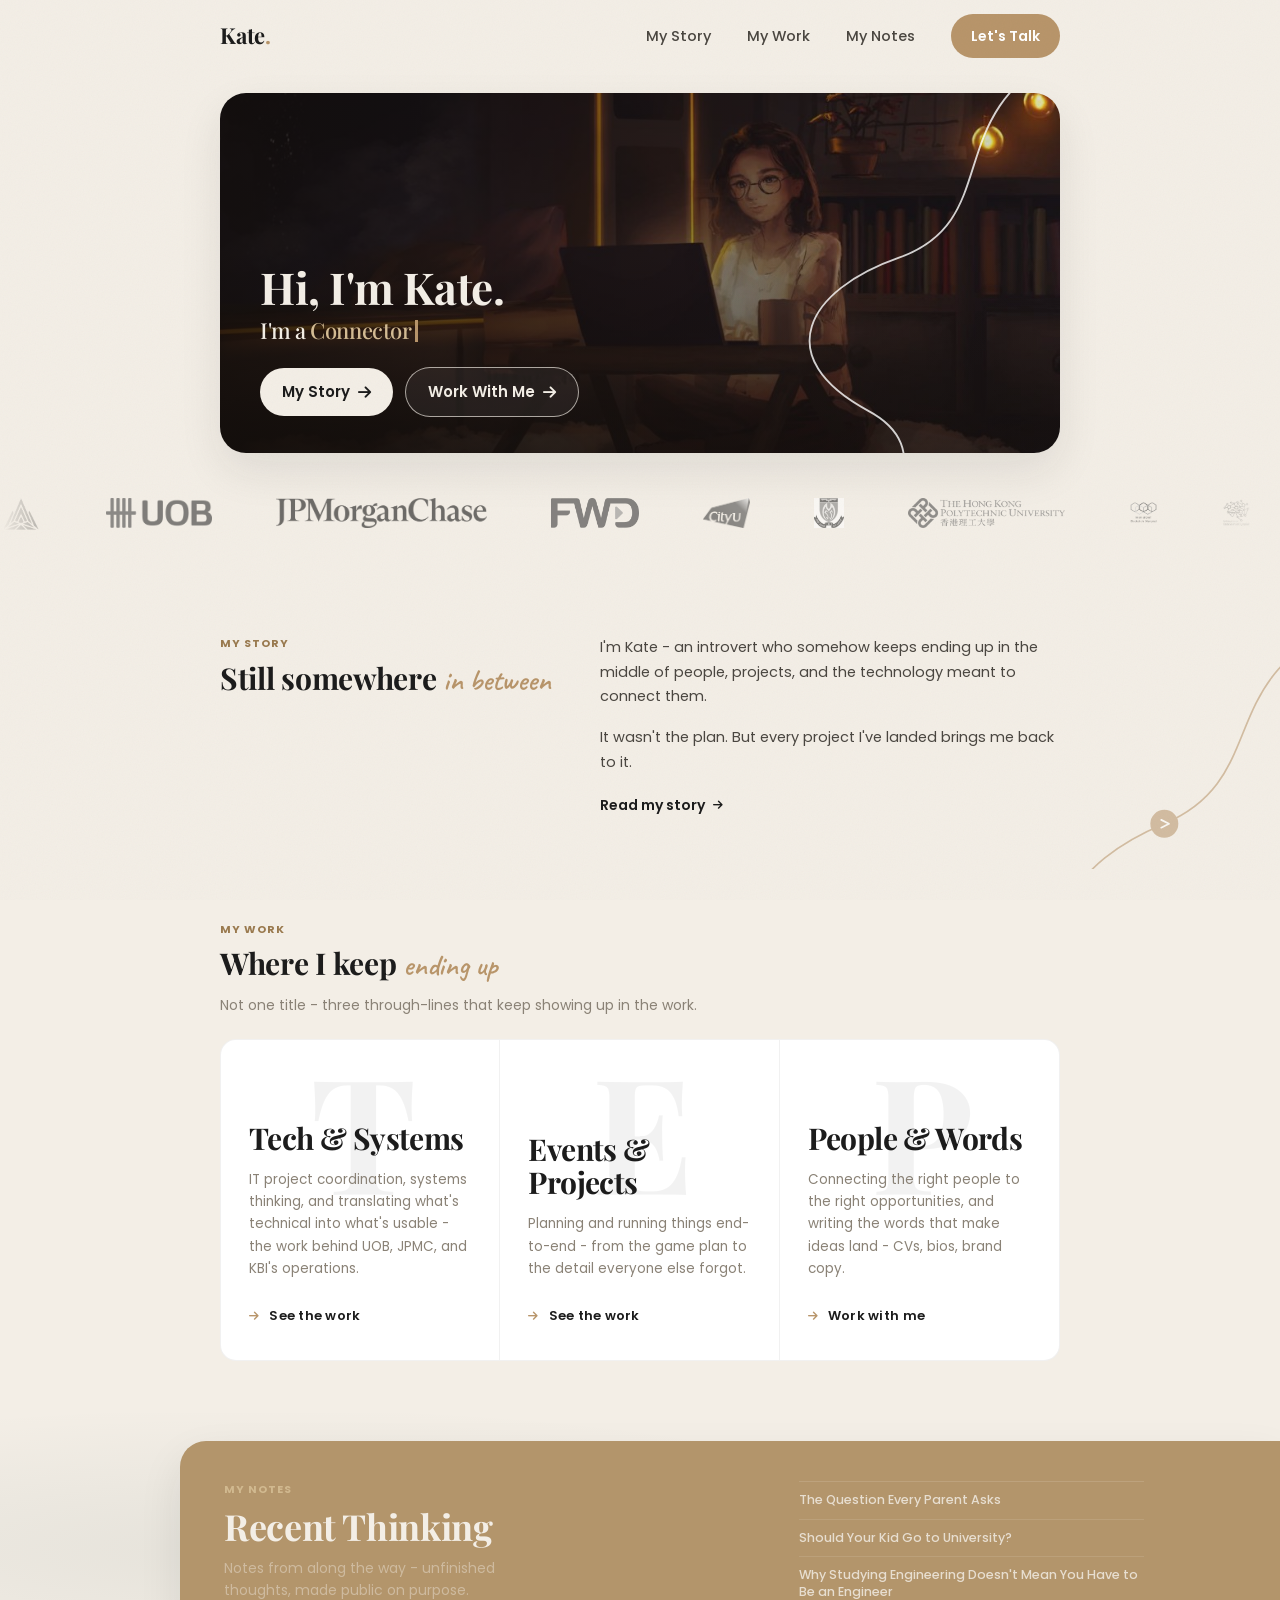
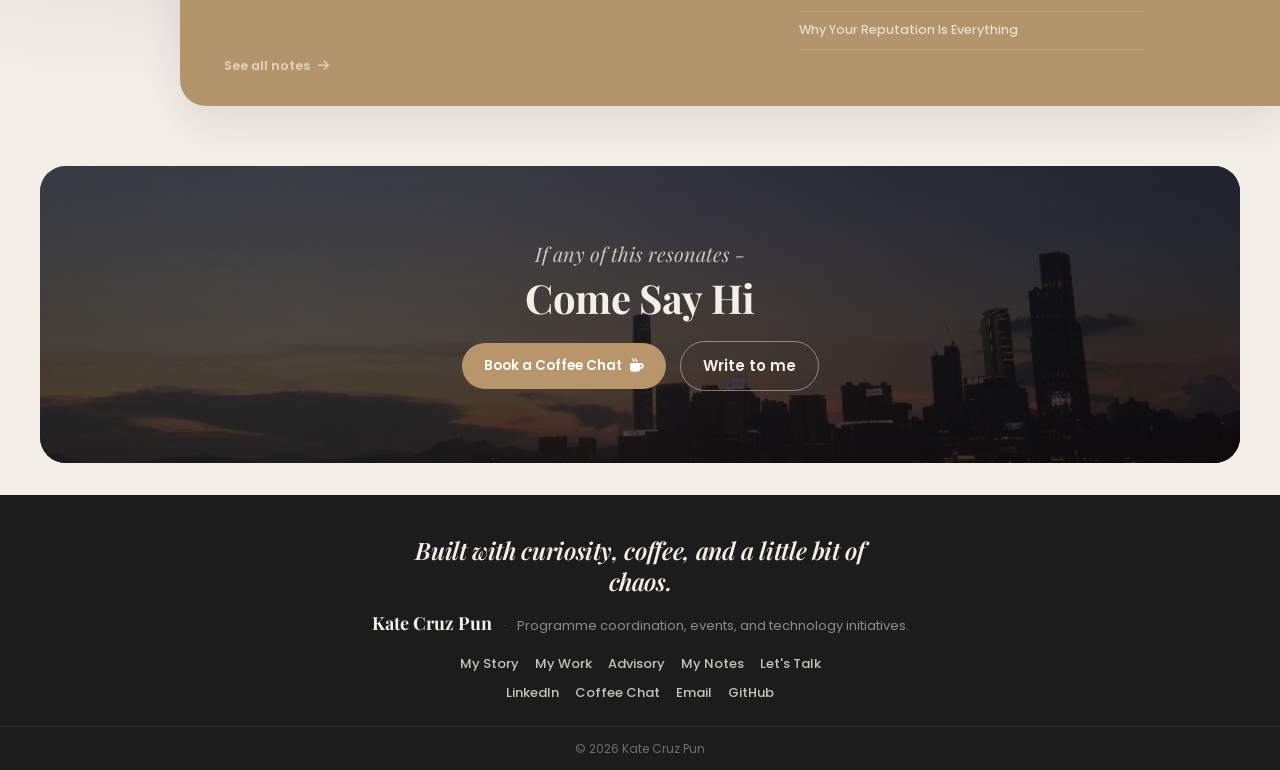
<file: index.html>
<!DOCTYPE html><html lang="en"><head><meta charset="utf-8"/><meta name="viewport" content="width=device-width, initial-scale=1.0, shrink-to-fit=no"/><title>Kate Cruz Pun | Built with curiosity, coffee, and a little bit of chaos.</title><meta name="description" content="Kate Cruz Pun coordinates programmes, events, and technology initiatives across finance, tech, and nonprofit sectors. Explore her work, story, and advisory services."/><link rel="canonical" href="https://katecruzpun.com"/><meta property="og:type" content="website"/><meta property="og:site_name" content="Kate Cruz Pun"/><meta property="og:title" content="Kate Cruz Pun | Built with curiosity, coffee, and a little bit of chaos."/><meta property="og:description" content="Kate Cruz Pun coordinates programmes, events, and technology initiatives across finance, tech, and nonprofit sectors. Explore her work, story, and advisory services."/><meta property="og:image" content="https://katecruzpun.com/static/images/story-headshot.png"/><meta property="og:url" content="https://katecruzpun.com"/><meta name="twitter:card" content="summary_large_image"/><meta name="twitter:title" content="Kate Cruz Pun | Built with curiosity, coffee, and a little bit of chaos."/><meta name="twitter:description" content="Kate Cruz Pun coordinates programmes, events, and technology initiatives across finance, tech, and nonprofit sectors. Explore her work, story, and advisory services."/><meta name="twitter:image" content="https://katecruzpun.com/static/images/story-headshot.png"/><link rel="icon" type="image/svg+xml" href="data:image/svg+xml,%3Csvg xmlns=&#39;http://www.w3.org/2000/svg&#39; viewBox=&#39;0 0 100 100&#39;%3E%3Ctext y=&#39;.9em&#39; font-size=&#39;90&#39;%3E%F0%9F%8C%89%3C/text%3E%3C/svg%3E"/><link rel="preconnect" href="https://fonts.googleapis.com"/><link rel="preconnect" href="https://fonts.gstatic.com" crossorigin="anonymous"/><link href="https://fonts.googleapis.com/css2?family=Playfair+Display:ital,wght@0,400;0,500;0,600;0,700;0,800;0,900;1,400;1,500;1,600&amp;family=Caveat:wght@500;600;700&amp;family=Poppins:wght@300;400;500;600;700&amp;display=swap" rel="stylesheet"/><link rel="stylesheet" href="https://cdnjs.cloudflare.com/ajax/libs/font-awesome/6.4.0/css/all.min.css"/><link href="static/style.css" rel="stylesheet"/><script type="application/ld+json">{&quot;@context&quot;:&quot;https://schema.org&quot;,&quot;@type&quot;:&quot;Person&quot;,&quot;name&quot;:&quot;Kate Cruz Pun&quot;,&quot;url&quot;:&quot;https://katecruzpun.com&quot;,&quot;image&quot;:&quot;https://katecruzpun.com/static/images/story-headshot.png&quot;,&quot;sameAs&quot;:[&quot;https://www.linkedin.com/in/pun-kc/&quot;,&quot;https://github.com/kitkatkate19&quot;],&quot;jobTitle&quot;:&quot;Director of Operations&quot;,&quot;worksFor&quot;:{&quot;@type&quot;:&quot;Organization&quot;,&quot;name&quot;:&quot;Königsberger Bridges Institute&quot;},&quot;alumniOf&quot;:{&quot;@type&quot;:&quot;CollegeOrUniversity&quot;,&quot;name&quot;:&quot;City University of Hong Kong&quot;}}</script></head><body><div class="grain-overlay" aria-hidden="true"></div><nav class="site-nav" id="siteNav" aria-label="Primary"><div class="nav-inner"><a href="index.html" class="nav-brand">Kate<span class="nav-brand-dot">.</span></a><button class="nav-toggle" id="navToggle" aria-label="Toggle navigation" type="button"><span></span><span></span><span></span></button><ul class="nav-links" id="navLinks"><li><a href="story.html" class="nav-link">My Story</a></li><li><a href="work.html" class="nav-link">My Work</a></li><li><a href="notes.html" class="nav-link">My Notes</a></li><li><a href="connect.html" class="nav-cta">Let&#39;s Talk</a></li></ul></div></nav><main id="main-content"><section class="hero"><div class="container"><div class="hero-card"><svg class="hero-flow" viewBox="0 0 680 640" preserveAspectRatio="xMaxYMid slice" aria-hidden="true"><path class="flow-path" d="M690 30 C 520 110 610 250 470 300 C 350 342 300 430 430 500 C 520 548 470 640 360 660"></path><g class="flow-marker" transform="translate(470 300)"><circle r="21"></circle><path class="flow-arrow" d="M-5 -6 L7 0 L-5 6"></path></g></svg><div class="hero-content"><h1 class="hero-title"><span class="name-line">Hi, I&#39;m Kate.</span><span class="name-line hero-role">I&#39;m a <span class="hero-accent" id="typingTarget" data-phrases="[&quot;Connector&quot;,&quot;Engineer&quot;,&quot;Project Manager&quot;,&quot;Events Organizer&quot;,&quot;Writer&quot;]"></span></span></h1><div class="hero-ctas"><a href="story.html" class="btn btn-primary">My Story <i class="fa-solid fa-arrow-right"></i></a><a href="advisory.html" class="btn btn-outline">Work With Me <i class="fa-solid fa-arrow-right"></i></a></div></div></div></div></section><section class="marquee-section"><div class="marquee-wrap"><div class="marquee-row"><div class="marquee-track"><div class="marquee-logo marquee-logo--lg"><img src="static/images/logo-kbi.png" alt="Königsberger Bridges Institute" loading="lazy"/></div><div class="marquee-logo"><img src="static/images/logo-uob.png" alt="UOB" loading="lazy"/></div><div class="marquee-logo"><img src="static/images/logo-jpmc.png" alt="J.P. Morgan Chase &amp; Co." loading="lazy"/></div><div class="marquee-logo"><img src="static/images/logo-fwd.png" alt="FWD" loading="lazy"/></div><div class="marquee-logo"><img src="static/images/logo-cityu.png" alt="CityU" loading="lazy"/></div><div class="marquee-logo"><img src="static/images/logo-marymount.png" alt="Marymount Secondary School" loading="lazy"/></div><div class="marquee-logo"><img src="static/images/logo-polyu.png" alt="PolyU" loading="lazy"/></div><div class="marquee-logo marquee-logo--lg"><img src="static/images/logo-ibcol.png" alt="International Blockchain Olympiad" loading="lazy"/></div><div class="marquee-logo marquee-logo--lg"><img src="static/images/logo-idsol.png" alt="International Data Science Olympiad" loading="lazy"/></div><div class="marquee-logo marquee-logo--lg"><img src="static/images/logo-iqcol.png" alt="International Quantum Computing Olympiad" loading="lazy"/></div></div><div class="marquee-track" aria-hidden="true"><div class="marquee-logo marquee-logo--lg"><img src="static/images/logo-kbi.png" alt="Königsberger Bridges Institute" loading="lazy"/></div><div class="marquee-logo"><img src="static/images/logo-uob.png" alt="UOB" loading="lazy"/></div><div class="marquee-logo"><img src="static/images/logo-jpmc.png" alt="J.P. Morgan Chase &amp; Co." loading="lazy"/></div><div class="marquee-logo"><img src="static/images/logo-fwd.png" alt="FWD" loading="lazy"/></div><div class="marquee-logo"><img src="static/images/logo-cityu.png" alt="CityU" loading="lazy"/></div><div class="marquee-logo"><img src="static/images/logo-marymount.png" alt="Marymount Secondary School" loading="lazy"/></div><div class="marquee-logo"><img src="static/images/logo-polyu.png" alt="PolyU" loading="lazy"/></div><div class="marquee-logo marquee-logo--lg"><img src="static/images/logo-ibcol.png" alt="International Blockchain Olympiad" loading="lazy"/></div><div class="marquee-logo marquee-logo--lg"><img src="static/images/logo-idsol.png" alt="International Data Science Olympiad" loading="lazy"/></div><div class="marquee-logo marquee-logo--lg"><img src="static/images/logo-iqcol.png" alt="International Quantum Computing Olympiad" loading="lazy"/></div></div></div></div></section><section class="section home-story has-flow"><svg class="flow-deco flow-deco--gold flow-deco--right" viewBox="0 0 720 720" preserveAspectRatio="xMidYMid slice" aria-hidden="true"><path class="flow-deco-path" d="M720 20 C 540 90 620 220 480 280 C 360 330 300 420 420 500 C 520 560 480 640 360 700"></path><g class="flow-deco-marker" transform="translate(480 280)"><circle r="18"></circle><path class="flow-deco-arrow" d="M-4 -5 L6 0 L-4 5"></path></g></svg><div class="container"><div class="home-story-grid reveal"><div class="home-story-label"><span class="eyebrow">My Story</span><h2 class="section-title">Still somewhere <span class="hand">in between</span></h2></div><div class="home-story-copy"><p>I&#39;m Kate - an introvert who somehow keeps ending up in the middle of people, projects, and the technology meant to connect them.</p><p>It wasn&#39;t the plan. But every project I&#39;ve landed brings me back to it.</p><a href="story.html" class="text-link">Read my story <i class="fa-solid fa-arrow-right"></i></a></div></div></div></section><section class="section home-work"><div class="container"><div class="section-head reveal"><span class="eyebrow">My Work</span><h2 class="section-title">Where I keep <span class="hand">ending up</span></h2><p class="section-sub">Not one title - three through-lines that keep showing up in the work.</p></div><div class="ending-grid reveal"><div class="ending-col"><span class="ending-letter" aria-hidden="true">T</span><div class="ending-content"><h3>Tech &amp; Systems</h3><p>IT project coordination, systems thinking, and translating what&#39;s technical into what&#39;s usable - the work behind UOB, JPMC, and KBI&#39;s operations.</p><a href="work.html" class="ending-link"><i class="fa-solid fa-arrow-right"></i> See the work</a></div></div><div class="ending-col"><span class="ending-letter" aria-hidden="true">E</span><div class="ending-content"><h3>Events &amp; Projects</h3><p>Planning and running things end-to-end - from the game plan to the detail everyone else forgot.</p><a href="work.html" class="ending-link"><i class="fa-solid fa-arrow-right"></i> See the work</a></div></div><div class="ending-col"><span class="ending-letter" aria-hidden="true">P</span><div class="ending-content"><h3>People &amp; Words</h3><p>Connecting the right people to the right opportunities, and writing the words that make ideas land - CVs, bios, brand copy.</p><a href="advisory.html" class="ending-link"><i class="fa-solid fa-arrow-right"></i> Work with me</a></div></div></div></div></section><section class="thinking-section"><div class="thinking-panel reveal"><div class="thinking-inner"><div class="thinking-top"><div class="thinking-copy"><span class="eyebrow">My Notes</span><h2 class="thinking-title">Recent Thinking</h2><p class="thinking-fade">Notes from along the way - unfinished thoughts, made public on purpose.</p></div><ul class="thinking-list"><li><a href="notes.html#the-question-every-parent-asks">The Question Every Parent Asks</a></li><li><a href="notes.html#should-your-kid-go-to-university">Should Your Kid Go to University?</a></li><li><a href="notes.html#why-studying-engineering-doesnt-mean-you-have-to-be-an-engineer">Why Studying Engineering Doesn&#39;t Mean You Have to Be an Engineer</a></li><li><a href="notes.html#why-your-reputation-is-everything">Why Your Reputation Is Everything</a></li></ul></div><a href="notes.html" class="thinking-more">See all notes <i class="fa-solid fa-arrow-right"></i></a></div></div></section><section class="home-close"><div class="home-close-bg" aria-hidden="true"></div><div class="container"><div class="home-close-inner reveal"><p class="home-close-lead">If any of this resonates - </p><h2 class="home-close-title">Come Say Hi</h2><div class="home-close-actions"><a href="https://calendar.app.google/fEjVsKFumH8ZbNc58" class="btn btn-primary" target="_blank" rel="noopener noreferrer">Book a Coffee Chat <i class="fa-solid fa-mug-hot"></i></a><a href="connect.html" class="btn btn-outline">Write to me</a></div></div></div></section></main><footer class="site-footer"><div class="footer-inner"><p class="footer-close">Built with curiosity, coffee, and a little bit of chaos.</p><div class="footer-brand"><a href="index.html" class="footer-logo">Kate Cruz Pun</a><p class="footer-identity">Programme coordination, events, and technology initiatives.</p></div><nav class="footer-nav" aria-label="Footer"><div class="footer-nav-row"><a href="story.html">My Story</a><a href="work.html">My Work</a><a href="advisory.html">Advisory</a><a href="notes.html">My Notes</a><a href="connect.html">Let&#39;s Talk</a></div><div class="footer-nav-row"><a href="https://www.linkedin.com/in/pun-kc/" target="_blank" rel="noopener noreferrer">LinkedIn</a><a href="https://calendar.app.google/fEjVsKFumH8ZbNc58" target="_blank" rel="noopener noreferrer">Coffee Chat</a><a href="mailto:punkcruz17@gmail.com">Email</a><a href="https://github.com/kitkatkate19" target="_blank" rel="noopener noreferrer">GitHub</a></div></nav></div><div class="footer-bottom"><p>© 2026 Kate Cruz Pun</p></div></footer><script src="static/app.js"></script></body></html>
</file>
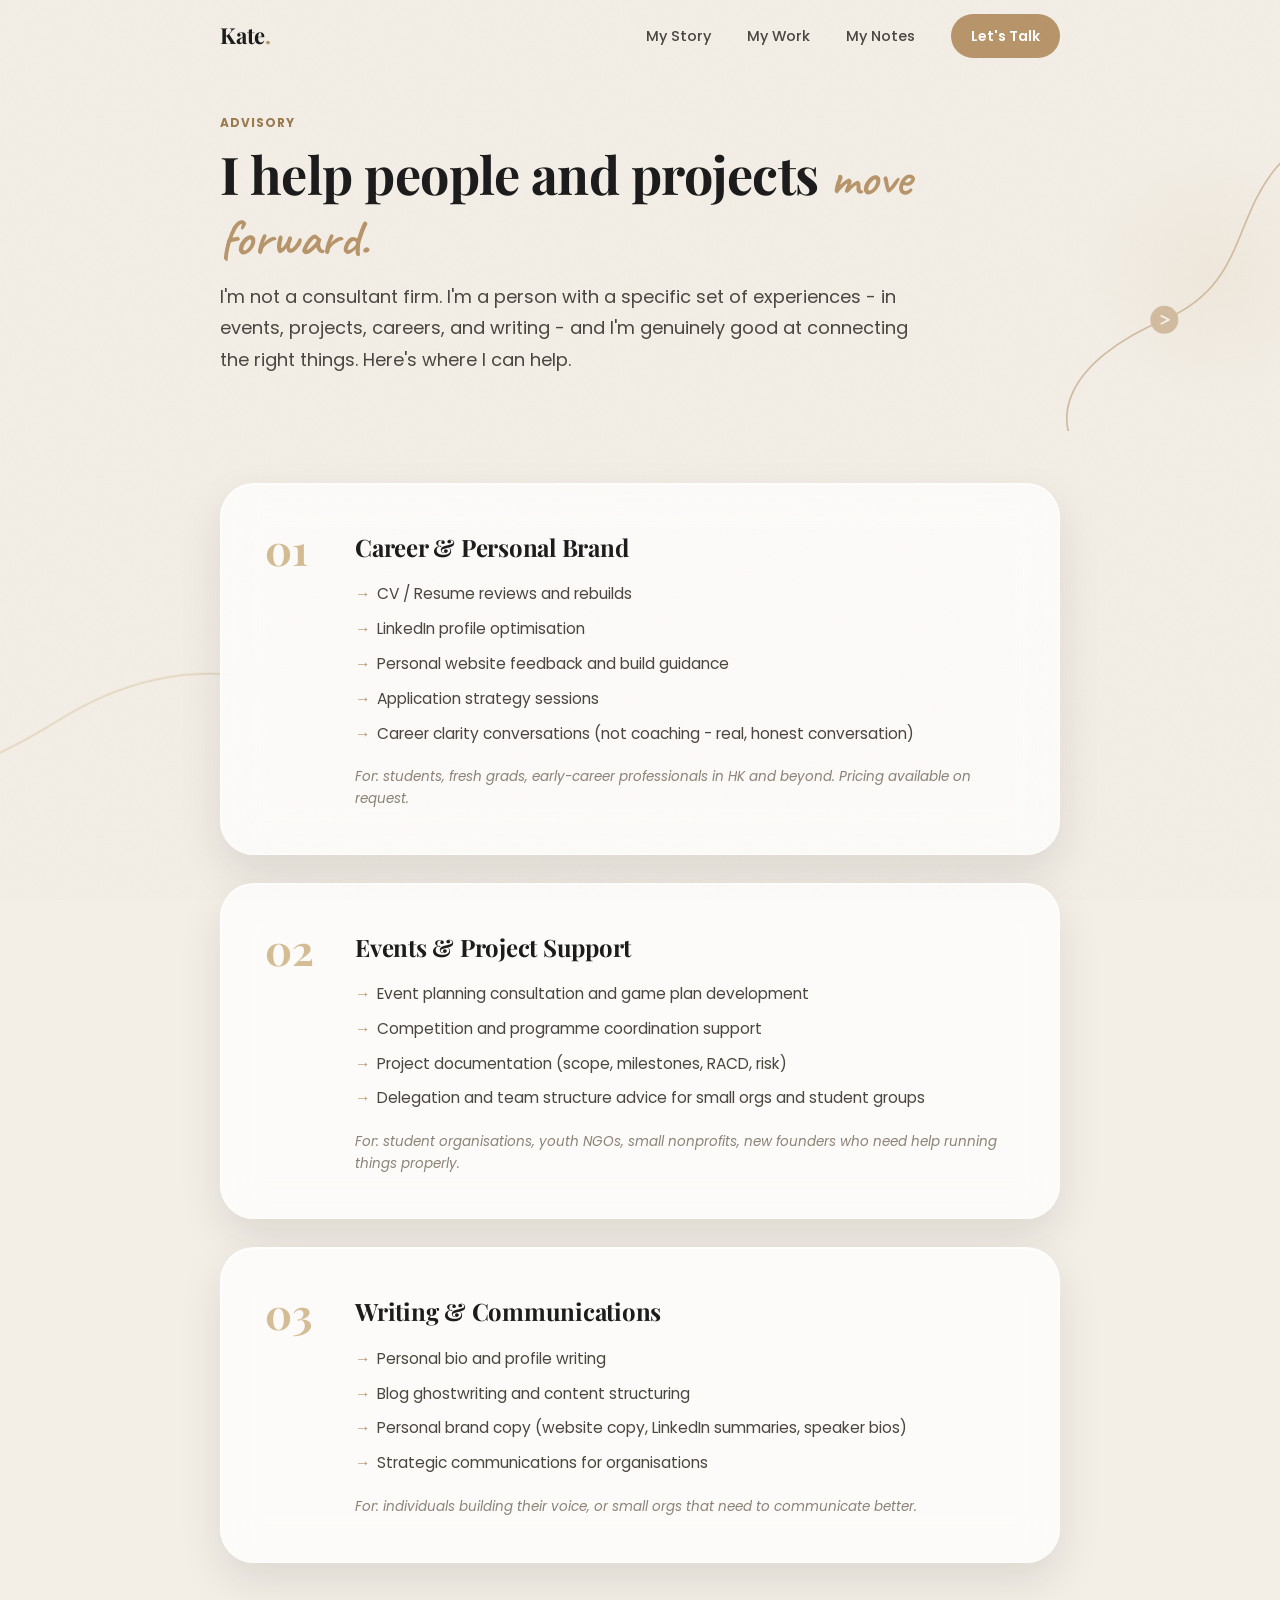
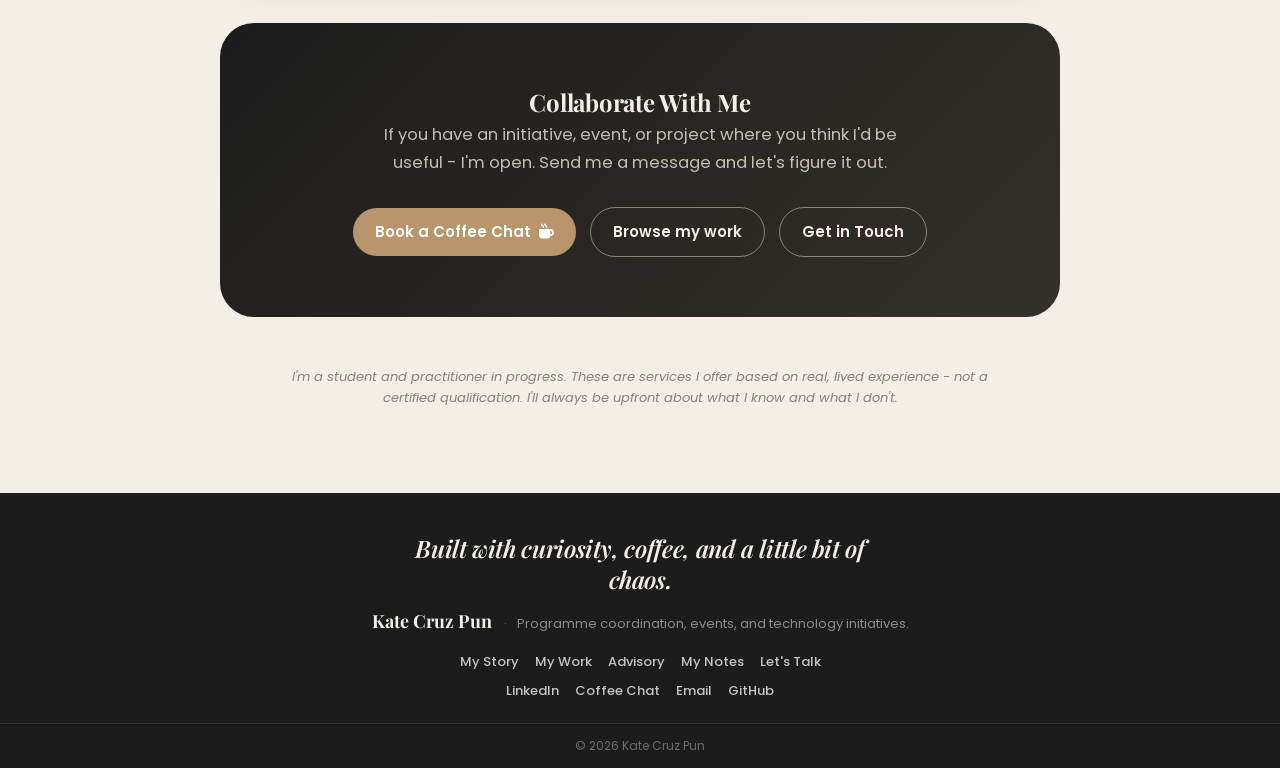
<file: advisory.html>
<!DOCTYPE html><html lang="en"><head><meta charset="utf-8"/><meta name="viewport" content="width=device-width, initial-scale=1.0, shrink-to-fit=no"/><title>Advisory | Kate Cruz Pun</title><meta name="description" content="CV reviews, personal branding, and practical guidance for students and early-career professionals navigating tech, events, and career storytelling."/><link rel="canonical" href="https://katecruzpun.com/advisory"/><meta property="og:type" content="website"/><meta property="og:site_name" content="Kate Cruz Pun"/><meta property="og:title" content="Kate Cruz Pun | Advisory"/><meta property="og:description" content="CV reviews, personal branding, and practical guidance for students and early-career professionals navigating tech, events, and career storytelling."/><meta property="og:image" content="https://katecruzpun.com/static/images/story-headshot.png"/><meta property="og:url" content="https://katecruzpun.com/advisory"/><meta name="twitter:card" content="summary_large_image"/><meta name="twitter:title" content="Kate Cruz Pun | Advisory"/><meta name="twitter:description" content="CV reviews, personal branding, and practical guidance for students and early-career professionals navigating tech, events, and career storytelling."/><meta name="twitter:image" content="https://katecruzpun.com/static/images/story-headshot.png"/><link rel="icon" type="image/svg+xml" href="data:image/svg+xml,%3Csvg xmlns=&#39;http://www.w3.org/2000/svg&#39; viewBox=&#39;0 0 100 100&#39;%3E%3Ctext y=&#39;.9em&#39; font-size=&#39;90&#39;%3E%F0%9F%8C%89%3C/text%3E%3C/svg%3E"/><link rel="preconnect" href="https://fonts.googleapis.com"/><link rel="preconnect" href="https://fonts.gstatic.com" crossorigin="anonymous"/><link href="https://fonts.googleapis.com/css2?family=Playfair+Display:ital,wght@0,400;0,500;0,600;0,700;0,800;0,900;1,400;1,500;1,600&amp;family=Caveat:wght@500;600;700&amp;family=Poppins:wght@300;400;500;600;700&amp;display=swap" rel="stylesheet"/><link rel="stylesheet" href="https://cdnjs.cloudflare.com/ajax/libs/font-awesome/6.4.0/css/all.min.css"/><link href="static/style.css" rel="stylesheet"/><script type="application/ld+json">{&quot;@context&quot;:&quot;https://schema.org&quot;,&quot;@type&quot;:&quot;Person&quot;,&quot;name&quot;:&quot;Kate Cruz Pun&quot;,&quot;url&quot;:&quot;https://katecruzpun.com&quot;,&quot;image&quot;:&quot;https://katecruzpun.com/static/images/story-headshot.png&quot;,&quot;sameAs&quot;:[&quot;https://www.linkedin.com/in/pun-kc/&quot;,&quot;https://github.com/kitkatkate19&quot;],&quot;jobTitle&quot;:&quot;Director of Operations&quot;,&quot;worksFor&quot;:{&quot;@type&quot;:&quot;Organization&quot;,&quot;name&quot;:&quot;Königsberger Bridges Institute&quot;},&quot;alumniOf&quot;:{&quot;@type&quot;:&quot;CollegeOrUniversity&quot;,&quot;name&quot;:&quot;City University of Hong Kong&quot;}}</script></head><body><div class="grain-overlay" aria-hidden="true"></div><nav class="site-nav" id="siteNav" aria-label="Primary"><div class="nav-inner"><a href="index.html" class="nav-brand">Kate<span class="nav-brand-dot">.</span></a><button class="nav-toggle" id="navToggle" aria-label="Toggle navigation" type="button"><span></span><span></span><span></span></button><ul class="nav-links" id="navLinks"><li><a href="story.html" class="nav-link">My Story</a></li><li><a href="work.html" class="nav-link">My Work</a></li><li><a href="notes.html" class="nav-link">My Notes</a></li><li><a href="connect.html" class="nav-cta">Let&#39;s Talk</a></li></ul></div></nav><main id="main-content"><section class="page-hero has-flow"><svg class="flow-deco flow-deco--gold flow-deco--right" viewBox="0 0 720 720" preserveAspectRatio="xMidYMid slice" aria-hidden="true"><path class="flow-deco-path" d="M720 20 C 540 90 620 220 480 280 C 360 330 300 420 420 500 C 520 560 480 640 360 700"></path><g class="flow-deco-marker" transform="translate(480 280)"><circle r="18"></circle><path class="flow-deco-arrow" d="M-4 -5 L6 0 L-4 5"></path></g></svg><div class="container"><span class="page-hero-kicker">Advisory</span><h1>I help people and projects <span class="hand">move forward.</span></h1><p class="advisory-intro">I&#39;m not a consultant firm. I&#39;m a person with a specific set of experiences - in events, projects, careers, and writing - and I&#39;m genuinely good at connecting the right things. Here&#39;s where I can help.</p></div></section><section class="section has-flow"><svg class="flow-deco flow-deco--soft flow-deco--left" viewBox="0 0 720 720" preserveAspectRatio="xMidYMid slice" aria-hidden="true"><path class="flow-deco-path" d="M40 220 C 180 40 360 20 520 120 C 680 220 820 240 960 140"></path></svg><div class="container"><div class="service-list"><div class="service-card reveal"><span class="service-num">01</span><div><h2>Career &amp; Personal Brand</h2><ul class="service-list-items"><li>CV / Resume reviews and rebuilds</li><li>LinkedIn profile optimisation</li><li>Personal website feedback and build guidance</li><li>Application strategy sessions</li><li>Career clarity conversations (not coaching - real, honest conversation)</li></ul><p class="for-line">For: students, fresh grads, early-career professionals in HK and beyond. Pricing available on request.</p></div></div><div class="service-card reveal reveal-delay-1"><span class="service-num">02</span><div><h2>Events &amp; Project Support</h2><ul class="service-list-items"><li>Event planning consultation and game plan development</li><li>Competition and programme coordination support</li><li>Project documentation (scope, milestones, RACD, risk)</li><li>Delegation and team structure advice for small orgs and student groups</li></ul><p class="for-line">For: student organisations, youth NGOs, small nonprofits, new founders who need help running things properly.</p></div></div><div class="service-card reveal reveal-delay-2"><span class="service-num">03</span><div><h2>Writing &amp; Communications</h2><ul class="service-list-items"><li>Personal bio and profile writing</li><li>Blog ghostwriting and content structuring</li><li>Personal brand copy (website copy, LinkedIn summaries, speaker bios)</li><li>Strategic communications for organisations</li></ul><p class="for-line">For: individuals building their voice, or small orgs that need to communicate better.</p></div></div></div><div class="collab-cta reveal"><h2>Collaborate With Me</h2><p>If you have an initiative, event, or project where you think I&#39;d be useful - I&#39;m open. Send me a message and let&#39;s figure it out.</p><div class="collab-cta-actions"><a href="https://calendar.app.google/fEjVsKFumH8ZbNc58" class="btn btn-primary" target="_blank" rel="noopener noreferrer">Book a Coffee Chat <i class="fa-solid fa-mug-hot"></i></a><a href="work.html" class="btn btn-outline">Browse my work</a><a href="connect.html" class="btn btn-outline">Get in Touch</a></div></div><p class="disclaimer">I&#39;m a student and practitioner in progress. These are services I offer based on real, lived experience - not a certified qualification. I&#39;ll always be upfront about what I know and what I don&#39;t.</p></div></section></main><footer class="site-footer"><div class="footer-inner"><p class="footer-close">Built with curiosity, coffee, and a little bit of chaos.</p><div class="footer-brand"><a href="index.html" class="footer-logo">Kate Cruz Pun</a><p class="footer-identity">Programme coordination, events, and technology initiatives.</p></div><nav class="footer-nav" aria-label="Footer"><div class="footer-nav-row"><a href="story.html">My Story</a><a href="work.html">My Work</a><a href="advisory.html">Advisory</a><a href="notes.html">My Notes</a><a href="connect.html">Let&#39;s Talk</a></div><div class="footer-nav-row"><a href="https://www.linkedin.com/in/pun-kc/" target="_blank" rel="noopener noreferrer">LinkedIn</a><a href="https://calendar.app.google/fEjVsKFumH8ZbNc58" target="_blank" rel="noopener noreferrer">Coffee Chat</a><a href="mailto:punkcruz17@gmail.com">Email</a><a href="https://github.com/kitkatkate19" target="_blank" rel="noopener noreferrer">GitHub</a></div></nav></div><div class="footer-bottom"><p>© 2026 Kate Cruz Pun</p></div></footer><script src="static/app.js"></script></body></html>
</file>
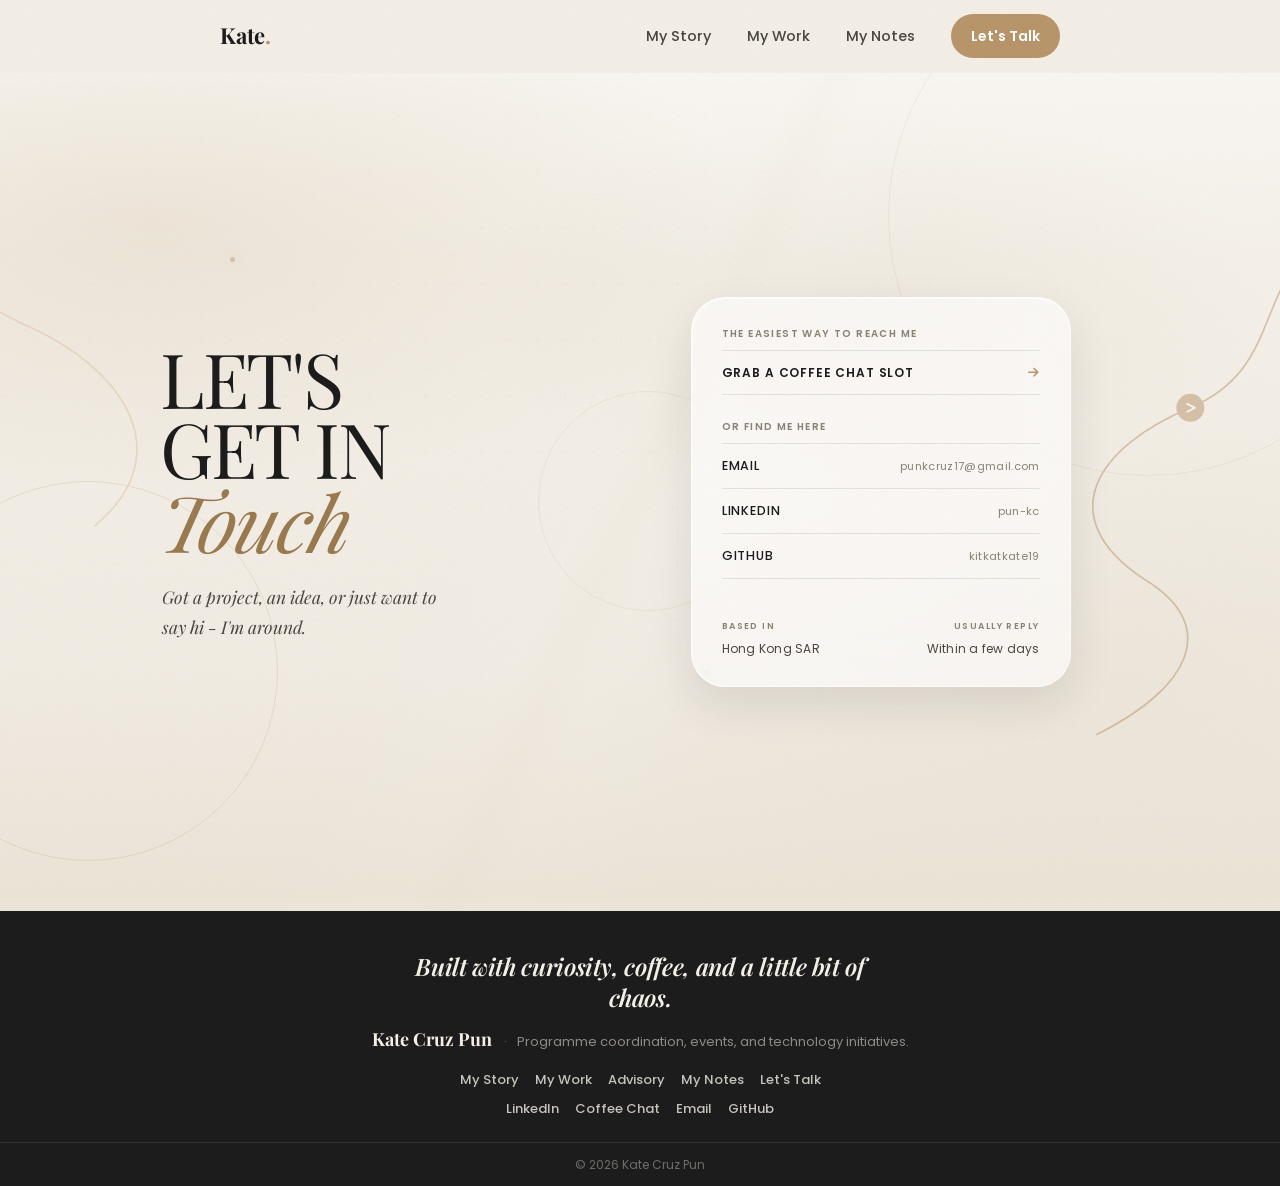
<file: connect.html>
<!DOCTYPE html><html lang="en"><head><meta charset="utf-8"/><meta name="viewport" content="width=device-width, initial-scale=1.0, shrink-to-fit=no"/><title>Let&#39;s Talk | Kate Cruz Pun</title><meta name="description" content="Book a coffee chat, reach out on LinkedIn, or email Kate Cruz Pun about programmes, projects, advisory, or collaboration."/><link rel="canonical" href="https://katecruzpun.com/connect"/><meta property="og:type" content="website"/><meta property="og:site_name" content="Kate Cruz Pun"/><meta property="og:title" content="Kate Cruz Pun | Let&#39;s Talk"/><meta property="og:description" content="Book a coffee chat, reach out on LinkedIn, or email Kate Cruz Pun about programmes, projects, advisory, or collaboration."/><meta property="og:image" content="https://katecruzpun.com/static/images/story-headshot.png"/><meta property="og:url" content="https://katecruzpun.com/connect"/><meta name="twitter:card" content="summary_large_image"/><meta name="twitter:title" content="Kate Cruz Pun | Let&#39;s Talk"/><meta name="twitter:description" content="Book a coffee chat, reach out on LinkedIn, or email Kate Cruz Pun about programmes, projects, advisory, or collaboration."/><meta name="twitter:image" content="https://katecruzpun.com/static/images/story-headshot.png"/><link rel="icon" type="image/svg+xml" href="data:image/svg+xml,%3Csvg xmlns=&#39;http://www.w3.org/2000/svg&#39; viewBox=&#39;0 0 100 100&#39;%3E%3Ctext y=&#39;.9em&#39; font-size=&#39;90&#39;%3E%F0%9F%8C%89%3C/text%3E%3C/svg%3E"/><link rel="preconnect" href="https://fonts.googleapis.com"/><link rel="preconnect" href="https://fonts.gstatic.com" crossorigin="anonymous"/><link href="https://fonts.googleapis.com/css2?family=Playfair+Display:ital,wght@0,400;0,500;0,600;0,700;0,800;0,900;1,400;1,500;1,600&amp;family=Caveat:wght@500;600;700&amp;family=Poppins:wght@300;400;500;600;700&amp;display=swap" rel="stylesheet"/><link rel="stylesheet" href="https://cdnjs.cloudflare.com/ajax/libs/font-awesome/6.4.0/css/all.min.css"/><link href="static/style.css" rel="stylesheet"/><script type="application/ld+json">{&quot;@context&quot;:&quot;https://schema.org&quot;,&quot;@type&quot;:&quot;Person&quot;,&quot;name&quot;:&quot;Kate Cruz Pun&quot;,&quot;url&quot;:&quot;https://katecruzpun.com&quot;,&quot;image&quot;:&quot;https://katecruzpun.com/static/images/story-headshot.png&quot;,&quot;sameAs&quot;:[&quot;https://www.linkedin.com/in/pun-kc/&quot;,&quot;https://github.com/kitkatkate19&quot;],&quot;jobTitle&quot;:&quot;Director of Operations&quot;,&quot;worksFor&quot;:{&quot;@type&quot;:&quot;Organization&quot;,&quot;name&quot;:&quot;Königsberger Bridges Institute&quot;},&quot;alumniOf&quot;:{&quot;@type&quot;:&quot;CollegeOrUniversity&quot;,&quot;name&quot;:&quot;City University of Hong Kong&quot;}}</script></head><body><div class="grain-overlay" aria-hidden="true"></div><nav class="site-nav" id="siteNav" aria-label="Primary"><div class="nav-inner"><a href="index.html" class="nav-brand">Kate<span class="nav-brand-dot">.</span></a><button class="nav-toggle" id="navToggle" aria-label="Toggle navigation" type="button"><span></span><span></span><span></span></button><ul class="nav-links" id="navLinks"><li><a href="story.html" class="nav-link">My Story</a></li><li><a href="work.html" class="nav-link">My Work</a></li><li><a href="notes.html" class="nav-link">My Notes</a></li><li><a href="connect.html" class="nav-cta">Let&#39;s Talk</a></li></ul></div></nav><main id="main-content"><div class="story-ambient connect-ambient" aria-hidden="true"><span class="story-orb story-orb-a"></span><span class="story-orb story-orb-b"></span><span class="story-orb story-orb-c"></span><span class="story-orb connect-orb-d"></span></div><section class="connect-page has-flow"><div class="connect-atmosphere" aria-hidden="true"><span class="connect-ring connect-ring-a"></span><span class="connect-ring connect-ring-b"></span><span class="connect-ring connect-ring-c"></span><span class="connect-spark connect-spark-a"></span><span class="connect-spark connect-spark-b"></span><span class="connect-spark connect-spark-c"></span><span class="connect-grid"></span><span class="connect-shimmer"></span></div><svg class="flow-deco flow-deco--soft flow-deco--left" viewBox="0 0 720 720" preserveAspectRatio="xMidYMid slice" aria-hidden="true"><path class="flow-deco-path" d="M780 -20 C 620 80 700 220 520 300 C 380 360 300 480 420 580"></path></svg><svg class="flow-deco flow-deco--gold flow-deco--right" viewBox="0 0 720 720" preserveAspectRatio="xMidYMid slice" aria-hidden="true"><path class="flow-deco-path" d="M720 20 C 540 90 620 220 480 280 C 360 330 300 420 420 500 C 520 560 480 640 360 700"></path><g class="flow-deco-marker" transform="translate(480 280)"><circle r="18"></circle><path class="flow-deco-arrow" d="M-4 -5 L6 0 L-4 5"></path></g></svg><div class="container connect-split"><div class="connect-title-col reveal"><h1 class="connect-display"><span class="connect-line">Let&#39;s</span><span class="connect-line">Get In</span><span class="connect-line connect-line--touch">Touch</span></h1><p class="connect-intro">Got a project, an idea, or just want to say hi - I&#39;m around.</p></div><div class="connect-main-col"><div class="connect-main-inner reveal reveal-delay-1"><div class="connect-block"><div class="connect-block-head"><span class="connect-label">The easiest way to reach me</span></div><a href="https://calendar.app.google/fEjVsKFumH8ZbNc58" class="connect-row connect-row--action" target="_blank" rel="noopener noreferrer"><span>Grab a coffee chat slot</span><i class="fa-solid fa-arrow-right" aria-hidden="true"></i></a></div><div class="connect-block"><div class="connect-block-head"><span class="connect-label">Or find me here</span></div><a href="mailto:punkcruz17@gmail.com" class="connect-row"><span>Email</span><span class="connect-row-meta">punkcruz17@gmail.com</span></a><a href="https://www.linkedin.com/in/pun-kc/" class="connect-row" target="_blank" rel="noopener noreferrer"><span>LinkedIn</span><span class="connect-row-meta">pun-kc</span></a><a href="https://github.com/kitkatkate19" class="connect-row" target="_blank" rel="noopener noreferrer"><span>GitHub</span><span class="connect-row-meta">kitkatkate19</span></a></div><div class="connect-foot"><div class="connect-foot-col"><span class="connect-foot-label">Based in</span><p>Hong Kong SAR</p></div><div class="connect-foot-col connect-foot-col--end"><span class="connect-foot-label">Usually reply</span><p>Within a few days</p></div></div></div></div></div></section></main><footer class="site-footer"><div class="footer-inner"><p class="footer-close">Built with curiosity, coffee, and a little bit of chaos.</p><div class="footer-brand"><a href="index.html" class="footer-logo">Kate Cruz Pun</a><p class="footer-identity">Programme coordination, events, and technology initiatives.</p></div><nav class="footer-nav" aria-label="Footer"><div class="footer-nav-row"><a href="story.html">My Story</a><a href="work.html">My Work</a><a href="advisory.html">Advisory</a><a href="notes.html">My Notes</a><a href="connect.html">Let&#39;s Talk</a></div><div class="footer-nav-row"><a href="https://www.linkedin.com/in/pun-kc/" target="_blank" rel="noopener noreferrer">LinkedIn</a><a href="https://calendar.app.google/fEjVsKFumH8ZbNc58" target="_blank" rel="noopener noreferrer">Coffee Chat</a><a href="mailto:punkcruz17@gmail.com">Email</a><a href="https://github.com/kitkatkate19" target="_blank" rel="noopener noreferrer">GitHub</a></div></nav></div><div class="footer-bottom"><p>© 2026 Kate Cruz Pun</p></div></footer><script src="static/app.js"></script></body></html>
</file>
<file: static/style.css>
:root{--cream: #f3eee6;--cream-deep: #e8e0d2;--paper: #ffffff;--ink: #1c1c1c;--ink-soft: #4a4640;--ink-faint: #8a8276;--rust: #b8956a;--rust-deep: #9a7a4f;--rust-light: #d4bc94;--gold: #c4a574;--olive: #7c8459;--line: rgba(28, 28, 28, .11);--line-soft: rgba(28, 28, 28, .06);--shadow-sm: 0 4px 18px rgba(28, 28, 28, .05);--shadow-md: 0 18px 44px rgba(28, 28, 28, .09);--shadow-lg: 0 34px 80px rgba(28, 28, 28, .13);--radius: 26px;--radius-sm: 16px;--radius-lg: 34px;--radius-xl: 44px;--flow: var(--rust);--serif: "Playfair Display", "Georgia", serif;--sans: "Poppins", -apple-system, BlinkMacSystemFont, "Segoe UI", sans-serif;--hand: "Caveat", cursive;--container: 920px;--page-gutter: clamp(18px, 4vw, 40px);--forest: #0d2921;--forest-soft: #1a3d32;--glass-blur: blur(22px) saturate(1.14);--glass-bg: rgba(255, 255, 255, .62);--glass-bg-strong: rgba(255, 255, 255, .78);--glass-bg-dark: rgba(22, 20, 18, .72);--glass-border: rgba(255, 255, 255, .68);--glass-shadow: 0 18px 44px rgba(28, 28, 28, .1);--glass-inset: inset 0 1px 0 rgba(255, 255, 255, .92), inset 1px 0 0 rgba(255, 255, 255, .32)}*{box-sizing:border-box}html{scroll-behavior:smooth}body{margin:0;background:var(--cream);color:var(--ink);font-family:var(--sans);font-size:16px;line-height:1.6;-webkit-font-smoothing:antialiased;overflow-x:hidden}img{max-width:100%;display:block}a{color:inherit;text-decoration:none}h1,h2,h3,h4,h5{font-family:var(--serif);margin:0;font-weight:700;letter-spacing:-.01em}p{margin:0}ul{margin:0;padding:0}button{font-family:inherit;cursor:pointer}.grain-overlay{position:fixed;inset:0;pointer-events:none;z-index:9999;opacity:.04;mix-blend-mode:multiply;background-image:url("data:image/svg+xml,%3Csvg xmlns='http://www.w3.org/2000/svg' width='180' height='180'%3E%3Cfilter id='n'%3E%3CfeTurbulence type='fractalNoise' baseFrequency='0.85' numOctaves='4' stitchTiles='stitch'/%3E%3C/filter%3E%3Crect width='100%25' height='100%25' filter='url(%23n)'/%3E%3C/svg%3E")}.container{max-width:var(--container);margin:0 auto;padding:0 var(--page-gutter)}.hand{font-family:var(--hand);font-weight:600;color:var(--rust)}.site-nav{position:sticky;top:0;z-index:1000;background:var(--cream);backdrop-filter:none;-webkit-backdrop-filter:none;transition:background .35s ease,box-shadow .35s ease,border-color .35s ease,backdrop-filter .35s ease;border-bottom:1px solid transparent}.site-nav.scrolled{box-shadow:var(--shadow-sm);background:#f3eee685;border-bottom-color:#ffffff59;backdrop-filter:var(--glass-blur);-webkit-backdrop-filter:var(--glass-blur)}.nav-inner{max-width:var(--container);margin:0 auto;padding:14px var(--page-gutter);display:flex;align-items:center;justify-content:space-between;gap:28px}.nav-brand{font-family:var(--serif);font-size:22px;font-weight:700;color:var(--ink);white-space:nowrap;letter-spacing:-.01em;flex-shrink:0}.nav-brand-dot{color:var(--rust)}.nav-links{display:flex;align-items:center;gap:36px;list-style:none;margin:0;padding:0}.nav-links .nav-link{font-size:14.5px;font-weight:500;color:var(--ink-soft);position:relative;padding:4px 0;transition:color .25s ease}.nav-links .nav-link:after{content:"";position:absolute;left:0;bottom:-4px;height:2px;width:0;background:var(--rust);transition:width .3s ease;border-radius:2px}.nav-links .nav-link:hover,.nav-links .nav-link.active{color:var(--ink)}.nav-links .nav-link:hover:after,.nav-links .nav-link.active:after{width:100%}.nav-cta{display:inline-flex;align-items:center;justify-content:center;gap:8px;min-height:44px;background:var(--rust);color:#fff!important;padding:10px 20px;border-radius:999px;font-size:14px;font-weight:600;transition:background .25s ease,transform .25s ease}.nav-cta:hover{background:var(--rust-deep);transform:translateY(-1px);color:#fff!important}.nav-toggle{display:none;flex-direction:column;align-items:center;justify-content:center;gap:5px;background:none;border:none;padding:10px;min-width:44px;min-height:44px}.nav-toggle span{width:24px;height:2px;background:var(--ink);border-radius:2px;transition:.3s}@media(max-width:860px){.nav-inner{padding:14px 20px}.nav-toggle{display:flex;margin-left:auto}.nav-links{position:fixed;top:60px;left:0;right:0;background:#ffffffb8;backdrop-filter:var(--glass-blur);-webkit-backdrop-filter:var(--glass-blur);flex-direction:column;padding:22px 26px 28px;gap:8px;align-items:flex-start;transform:translateY(-14px);opacity:0;pointer-events:none;transition:.3s ease;border-bottom:1px solid rgba(255,255,255,.55);box-shadow:var(--glass-shadow),var(--glass-inset)}.nav-links.open{transform:translateY(0);opacity:1;pointer-events:auto}.nav-links li{width:100%}.nav-links a{display:flex;align-items:center;min-height:44px;font-size:16px}.nav-links .nav-cta{width:100%;justify-content:center}}.reveal{opacity:0;transform:translateY(28px);transition:opacity .8s cubic-bezier(.16,1,.3,1),transform .8s cubic-bezier(.16,1,.3,1)}.reveal.in-view{opacity:1;transform:translateY(0)}.reveal-delay-1.in-view{transition-delay:.08s}.reveal-delay-2.in-view{transition-delay:.16s}.reveal-delay-3.in-view{transition-delay:.24s}.reveal-delay-4.in-view{transition-delay:.32s}.reveal-delay-5.in-view{transition-delay:.4s}.reveal-delay-6.in-view{transition-delay:.48s}.reveal-scale{opacity:0;transform:scale(.94);transition:opacity .7s ease,transform .7s cubic-bezier(.16,1,.3,1)}.reveal-scale.in-view{opacity:1;transform:scale(1)}.hero{padding:20px 0 12px;position:relative}.hero-card{position:relative;overflow:hidden;border-radius:var(--radius);min-height:360px;display:flex;align-items:flex-end;box-shadow:var(--shadow-md);background:linear-gradient(90deg,#120d0ad6,#120d0a80 52%,#120d0a1f),linear-gradient(0deg,#120d0a8c,#120d0a00 55%),url(images/home-bg.png) center / cover no-repeat}.hero-flow{position:absolute;top:0;right:0;width:62%;height:100%;z-index:2;pointer-events:none}.hero-flow .flow-path{fill:none;stroke:#fffc;stroke-width:2.4;stroke-linecap:round;stroke-dasharray:1400;stroke-dashoffset:1400;animation:flow-draw 2.6s ease forwards .4s}@keyframes flow-draw{to{stroke-dashoffset:0}}.hero-flow .flow-marker circle{fill:var(--rust)}.hero-flow .flow-marker{opacity:0;animation:fadeUp .7s ease forwards 2.4s}.hero-flow .flow-arrow{fill:none;stroke:#fff;stroke-width:2.4;stroke-linecap:round;stroke-linejoin:round}.hero-content{position:relative;z-index:3;padding:32px clamp(20px,3.5vw,40px) 36px;max-width:560px}.hero-inner{position:relative;z-index:2;max-width:760px}.hero-kicker{display:inline-flex;align-items:center;gap:8px;font-size:13.5px;font-weight:600;letter-spacing:.06em;text-transform:uppercase;color:var(--rust-deep);margin-bottom:22px;opacity:0;animation:fadeUp .8s ease forwards;animation-delay:.1s}.hero-kicker .dot{width:6px;height:6px;border-radius:50%;background:var(--rust);animation:pulse-dot 2s ease-in-out infinite}@keyframes pulse-dot{0%,to{opacity:1;transform:scale(1)}50%{opacity:.4;transform:scale(1.3)}}.hero-title{font-size:clamp(28px,4vw,44px);line-height:1.08;font-weight:700;color:var(--cream);margin-bottom:22px}.hero-title .name-line{display:block}.hero-role{font-size:clamp(17px,2.2vw,22px);font-weight:500;margin-top:6px;line-height:1.3}.hero-accent{color:var(--rust-light)}.type-cursor{display:inline-block;width:3px;background:var(--rust);margin-left:4px;vertical-align:-.1em;animation:blink .9s steps(1) infinite}@keyframes blink{50%{opacity:0}}.hero-quote{font-family:var(--serif);font-style:italic;font-size:clamp(19px,2.4vw,25px);color:#f7f2eaeb;margin-bottom:20px;max-width:620px;opacity:0;animation:fadeUp .8s ease forwards;animation-delay:.9s;border-left:3px solid var(--rust-light);padding-left:18px}.hero-support{font-size:16.5px;color:#f7f2ead1;margin-bottom:40px;max-width:560px;opacity:0;animation:fadeUp .8s ease forwards;animation-delay:1.05s}.hero-ctas{display:flex;gap:12px;flex-wrap:wrap;align-items:center;opacity:0;animation:fadeUp .8s ease forwards;animation-delay:.55s}@keyframes fadeUp{0%{opacity:0;transform:translateY(16px)}to{opacity:1;transform:translateY(0)}}.btn{display:inline-flex;align-items:center;justify-content:center;gap:8px;min-height:44px;padding:12px 22px;border-radius:999px;font-size:15px;font-weight:600;transition:transform .3s cubic-bezier(.34,1.56,.64,1),box-shadow .3s ease,background .3s ease,color .3s ease;border:none}.btn-primary{background:var(--rust);color:#fff}.btn-primary:hover{transform:translateY(-3px);box-shadow:var(--shadow-md);background:var(--rust-deep)}.btn-outline{background:transparent;color:var(--ink);border:1.5px solid var(--line)}.btn-outline:hover{transform:translateY(-3px);border-color:var(--rust);color:var(--rust-deep);box-shadow:var(--shadow-sm)}.btn i{transition:transform .3s ease}.btn:hover i{transform:translate(3px)}.hero-kicker{color:var(--rust-light)}.hero .btn-primary{background:var(--cream);color:var(--ink)}.hero .btn-primary:hover{background:var(--rust-light);color:var(--ink)}.hero .btn-outline{color:var(--cream);border-color:#f7f2eaa6;background:#ffffff0f}.hero .btn-outline:hover{color:var(--cream);border-color:var(--rust-light);background:#ffffff1f}@media(max-width:860px){.hero{padding:12px 0 8px}.hero-card{min-height:300px;border-radius:var(--radius-sm)}.hero-content{padding:24px 20px 28px}.hero-flow{width:70%;opacity:.55}}@media(max-width:560px){.hero-card{min-height:280px}.hero-flow{display:none}.hero-ctas{gap:10px}}.home-story-grid{display:grid;grid-template-columns:.85fr 1.15fr;gap:40px;align-items:start}.home-story-copy{display:flex;flex-direction:column;gap:16px}.home-story-copy p{font-size:14.5px;line-height:1.7;color:var(--ink-soft)}.text-link{display:inline-flex;align-items:center;gap:8px;margin-top:4px;font-size:14px;font-weight:600;color:var(--ink);transition:color .25s ease,gap .25s ease}.text-link i{font-size:11px;transition:transform .25s ease}.text-link:hover{color:var(--rust-deep)}.text-link:hover i{transform:translate(3px)}.home-work .section-head{margin-bottom:22px}.ending-grid{display:grid;grid-template-columns:repeat(3,1fr);background:var(--paper);border:1px solid var(--line-soft);border-radius:var(--radius-sm);overflow:hidden;min-height:320px}.ending-col{position:relative;display:flex;flex-direction:column;justify-content:flex-end;padding:36px 28px 32px;border-right:1px solid var(--line-soft);overflow:hidden;min-height:320px}.ending-col:last-child{border-right:none}.ending-letter{position:absolute;top:8%;left:50%;transform:translate(-50%);font-family:var(--serif);font-size:clamp(100px,14vw,160px);font-weight:700;line-height:.8;color:var(--ink);opacity:.05;pointer-events:none;user-select:none;letter-spacing:-.04em;transition:opacity .4s ease,color .4s ease}.ending-col:hover .ending-letter{opacity:.09;color:var(--rust-deep)}.ending-content{position:relative;z-index:1}.ending-content h3{font-family:var(--serif);font-size:clamp(22px,2.6vw,30px);font-weight:700;line-height:1.1;letter-spacing:-.02em;margin-bottom:14px;color:var(--ink)}.ending-content p{font-size:13.5px;line-height:1.65;color:var(--ink-faint);max-width:28ch;margin-bottom:22px}.ending-link{display:inline-flex;align-items:center;gap:10px;font-size:13px;font-weight:600;letter-spacing:.02em;color:var(--ink);transition:color .25s ease,gap .25s ease}.ending-link i{font-size:11px;color:var(--rust);transition:transform .25s ease}.ending-link:hover{color:var(--rust-deep);gap:14px}.ending-link:hover i{transform:translate(2px)}.home-close{position:relative;margin:12px var(--page-gutter) 0;padding:72px 0;border-radius:var(--radius);color:var(--cream);text-align:center;overflow:hidden;background:var(--ink)}.home-close-bg{position:absolute;inset:-103px 0 0 -31px;z-index:0;background:linear-gradient(180deg,#120d0ab8,#120d0ac7),url(images/story-hk-skyline.png) center / cover no-repeat}.home-close-inner{position:relative;z-index:1;max-width:480px;margin:0 auto}.home-close-lead{font-family:var(--serif);font-style:italic;font-size:clamp(16px,2vw,20px);color:#f3eee6c7;margin-bottom:6px}.home-close-title{font-size:clamp(28px,4.2vw,40px);color:var(--cream);margin-bottom:22px;line-height:1.08}.home-close-actions,.collab-cta-actions{display:flex;flex-wrap:wrap;gap:14px;justify-content:center;align-items:center}.home-close .btn-primary{background:var(--rust);color:#fff;padding:12px 22px;font-size:13.5px}.home-close .btn-primary:hover{background:var(--rust-light);color:var(--ink)}.home-close .btn-outline{border-color:#f7f2ea73;color:var(--cream)}.home-close .btn-outline:hover{border-color:var(--rust-light);color:var(--rust-light);background:#ffffff0f}.collab-cta .btn-outline{border-color:#f7f2ea73;color:var(--cream)}.collab-cta .btn-outline:hover{border-color:var(--rust-light);color:var(--rust-light);background:#ffffff0f}@media(max-width:900px){.home-story-grid{grid-template-columns:1fr;gap:20px}.ending-grid{grid-template-columns:1fr;min-height:0}.ending-col{min-height:220px;border-right:none;border-bottom:1px solid var(--line-soft);padding:32px 24px 28px}.ending-col:last-child{border-bottom:none}.ending-letter{font-size:96px;top:12%}}@media(max-width:720px){.home-close{margin:8px 14px 0;padding:56px 0;border-radius:var(--radius-sm)}}.marquee-section{padding:22px 0 44px;overflow:hidden}.marquee-label{text-align:center;font-size:13px;letter-spacing:.08em;text-transform:uppercase;color:var(--ink-faint);margin-bottom:28px;font-weight:600}.marquee-wrap{position:relative}.marquee-wrap:before,.marquee-wrap:after{content:"";position:absolute;top:0;bottom:0;width:90px;z-index:2;pointer-events:none}.marquee-wrap:before{left:0;background:linear-gradient(90deg,var(--cream),transparent)}.marquee-wrap:after{right:0;background:linear-gradient(-90deg,var(--cream),transparent)}.marquee-row{display:flex;overflow:hidden;padding:5px 0}.marquee-track{display:flex;align-items:center;gap:64px;flex-shrink:0;animation:scroll-left 38s linear infinite;padding-right:64px}.marquee-row.reverse .marquee-track{animation:scroll-right 34s linear infinite}.marquee-row:hover .marquee-track{animation-play-state:paused}@keyframes scroll-left{0%{transform:translate(0)}to{transform:translate(-100%)}}@keyframes scroll-right{0%{transform:translate(-100%)}to{transform:translate(0)}}.marquee-logo{height:30px;display:flex;align-items:center;justify-content:center;filter:grayscale(1) opacity(.55);transition:filter .35s ease,transform .35s ease;white-space:nowrap}.marquee-logo:hover{filter:grayscale(0) opacity(1);transform:scale(1.08)}.marquee-logo img{height:100%;width:auto;object-fit:contain}.marquee-logo--lg{height:42px}.marquee-logo.text-logo{font-family:var(--serif);font-weight:700;font-size:20px;color:var(--ink-soft)}.section{padding:52px 0}.section-tight{padding:40px 0}.section-head{max-width:520px;margin-bottom:28px}.section-head.center{margin-left:auto;margin-right:auto;text-align:center}.eyebrow{font-size:11px;font-weight:700;letter-spacing:.09em;text-transform:uppercase;color:var(--rust-deep);margin-bottom:8px;display:block}.section-title{font-size:clamp(22px,2.8vw,30px);line-height:1.18;margin-bottom:10px}.section-sub{color:var(--ink-faint);font-size:14px;line-height:1.65}.bento-grid{display:grid;grid-template-columns:repeat(3,1fr);gap:22px}.bento-card{position:relative;border-radius:var(--radius);padding:40px;background:var(--glass-bg);backdrop-filter:var(--glass-blur);-webkit-backdrop-filter:var(--glass-blur);border:1px solid var(--glass-border);box-shadow:var(--glass-shadow),var(--glass-inset);overflow:hidden;isolation:isolate;transition:transform .4s cubic-bezier(.16,1,.3,1),box-shadow .4s ease;display:flex;flex-direction:column;justify-content:space-between;min-height:300px}.bento-card:not(.dark):not(.rust):after{content:"";position:absolute;inset:0;pointer-events:none;border-radius:inherit;background:linear-gradient(125deg,rgba(255,255,255,.14) 0%,transparent 42%,transparent 100%)}.bento-card:hover{transform:translateY(-8px);box-shadow:var(--shadow-lg)}.bento-card.tall{grid-row:span 2;min-height:636px}.bento-card.wide{grid-column:span 2}.bento-card .bento-icon{width:52px;height:52px;border-radius:14px;background:var(--cream-deep);display:flex;align-items:center;justify-content:center;font-size:20px;color:var(--rust-deep);margin-bottom:24px;transition:transform .4s cubic-bezier(.34,1.56,.64,1),background .4s ease}.bento-card:hover .bento-icon{transform:rotate(-8deg) scale(1.08);background:var(--rust);color:var(--cream)}.bento-card h3{font-size:27px;margin-bottom:12px}.bento-card p{color:var(--ink-faint);font-size:15.5px;line-height:1.65}.bento-card .bento-arrow{margin-top:24px;font-weight:600;font-size:14.5px;color:var(--ink);display:inline-flex;align-items:center;gap:8px}.bento-card .bento-arrow i{transition:transform .3s ease}.bento-card:hover .bento-arrow i{transform:translate(5px)}.bento-card.dark{background:var(--ink);color:var(--cream);border-color:var(--ink)}.bento-card.dark p{color:#f7f2eab3}.bento-card.dark .bento-icon{background:#f7f2ea1a;color:var(--rust-light)}.bento-card.dark .bento-arrow{color:var(--cream)}.bento-card.rust{background:linear-gradient(135deg,var(--rust) 0%,var(--rust-deep) 100%);color:var(--cream);border-color:transparent}.bento-card.rust p{color:#f7f2ead9}.bento-card.rust .bento-icon{background:#ffffff29;color:var(--cream)}.bento-card.rust .bento-arrow{color:var(--cream)}@media(max-width:900px){.bento-grid{grid-template-columns:1fr}.bento-card.tall,.bento-card.wide{grid-column:span 1;min-height:auto}}.note-meta{display:flex;gap:14px;align-items:center;margin-bottom:16px;font-size:13px;color:var(--ink-faint)}.note-tag{background:#ffffff8c;backdrop-filter:blur(10px) saturate(1.1);-webkit-backdrop-filter:blur(10px) saturate(1.1);border:1px solid rgba(255,255,255,.5);color:var(--rust-deep);padding:4px 12px;border-radius:999px;font-weight:600;font-size:12px;box-shadow:inset 0 1px #ffffffbf}.thinking-section{padding:28px 0 48px;background:radial-gradient(ellipse at 20% 40%,rgba(13,41,33,.06),transparent 50%),var(--cream);overflow:hidden}.thinking-panel{position:relative;margin-left:max(var(--page-gutter),calc((100% - var(--container)) / 2));margin-right:0;background:#b3956b;color:var(--cream);border-radius:var(--radius) 0 0 var(--radius);padding:40px 0 28px;box-shadow:var(--shadow-md);overflow:visible}.thinking-inner{position:relative;max-width:calc(var(--container) + ((100vw - var(--container)) / 2));padding:0 clamp(22px,3.5vw,44px)}.thinking-panel .eyebrow{color:#d4bc94e6}.thinking-top{display:grid;grid-template-columns:1.35fr .85fr;gap:28px;align-items:start;position:relative;z-index:2;max-width:var(--container)}.thinking-title{font-family:var(--serif);font-size:clamp(24px,3.4vw,36px);font-weight:700;color:var(--cream);line-height:1.12;margin-bottom:10px}.thinking-fade{font-size:14px;line-height:1.6;color:#f3eee66b;max-width:32ch}.thinking-list{list-style:none;border-top:1px solid rgba(243,238,230,.14)}.thinking-list li{border-bottom:1px solid rgba(243,238,230,.12)}.thinking-list a{display:block;padding:10px 0;font-size:12.5px;font-weight:500;color:#f3eee6d1;line-height:1.35;transition:color .25s ease}.thinking-list a:hover{color:var(--rust-light)}.thinking-polaroids{position:relative;height:260px;margin:12px -8% 4px 0;z-index:1}.thinking-polaroid{position:absolute;top:24px;width:min(168px,38%);background:#fff;padding:8px 8px 30px;border-radius:2px;box-shadow:0 16px 36px #00000052;transition:transform .35s cubic-bezier(.16,1,.3,1),z-index 0s}.thinking-polaroid-img{display:block;aspect-ratio:4 / 5;overflow:hidden;background:var(--cream-deep)}.thinking-polaroid-img img{width:100%;height:100%;object-fit:cover;display:block;filter:saturate(.92)}.thinking-polaroid-meta{position:absolute;left:10px;right:10px;bottom:8px;display:flex;justify-content:space-between;gap:6px;font-size:9.5px;color:var(--ink-soft);font-family:var(--sans)}.thinking-polaroid-meta em{font-style:normal;color:var(--ink-faint)}.thinking-polaroid-meta strong{font-weight:600;color:var(--ink)}.thinking-polaroid--1{left:6%;transform:rotate(-9deg);z-index:1}.thinking-polaroid--2{left:28%;transform:rotate(4deg);z-index:3;top:12px}.thinking-polaroid--3{left:50%;transform:rotate(-3deg);z-index:2;top:30px}.thinking-polaroid--4{left:72%;transform:rotate(8deg);z-index:4;top:16px}.thinking-polaroid:hover{z-index:5;transform:rotate(0) translateY(-8px) scale(1.03)}.thinking-more{position:relative;z-index:2;display:inline-flex;align-items:center;gap:8px;margin-top:6px;font-size:12.5px;font-weight:600;color:#f3eee6b3;transition:color .25s ease,gap .25s ease}.thinking-more:hover{color:var(--rust-light);gap:12px}@media(max-width:860px){.thinking-panel{margin-left:var(--page-gutter);border-radius:var(--radius-sm) 0 0 var(--radius-sm);padding:32px 0 24px}.thinking-top{grid-template-columns:1fr;gap:20px}.thinking-polaroids{height:220px;margin-right:-12%}.thinking-polaroid{width:min(130px,36%)}.thinking-polaroid--1{left:2%}.thinking-polaroid--2{left:24%}.thinking-polaroid--3{left:48%}.thinking-polaroid--4{left:70%}}@media(max-width:560px){.thinking-polaroids{height:190px;margin-right:-18%}.thinking-polaroid{width:44%;padding-bottom:28px}.thinking-polaroid--3,.thinking-polaroid--4{display:none}.thinking-polaroid--1{left:4%}.thinking-polaroid--2{left:48%}}.page-hero{padding:36px 0;position:relative;overflow:hidden}.page-hero:after{content:"";position:absolute;top:70px;right:-60px;width:260px;height:260px;background:radial-gradient(circle,var(--rust-light) 0%,transparent 68%);opacity:.22;border-radius:50%;pointer-events:none}.page-hero .container{position:relative;z-index:1}.page-hero-kicker{display:inline-block;font-size:12px;font-weight:700;letter-spacing:.08em;text-transform:uppercase;color:var(--rust-deep);margin-bottom:14px}.page-hero h1{font-size:clamp(32px,4.8vw,52px);margin-bottom:14px;line-height:1.08}.page-hero .sub{font-family:var(--serif);font-style:italic;font-size:17px;color:var(--ink-soft);max-width:520px}.timeline{position:relative;max-width:880px;margin:0 auto;padding-left:2px}.timeline:before{content:"";position:absolute;left:22px;top:8px;bottom:8px;width:2px;background:linear-gradient(to bottom,var(--rust-light),var(--line))}.timeline-item{position:relative;padding-left:66px;margin-bottom:52px}.timeline-item:last-child{margin-bottom:0}.timeline-dot{position:absolute;left:12px;top:4px;width:22px;height:22px;border-radius:50%;background:var(--paper);border:3px solid var(--rust);z-index:2;display:flex;align-items:center;justify-content:center;transition:transform .3s ease}.timeline-item.in-view .timeline-dot{animation:dotPop .5s cubic-bezier(.34,1.56,.64,1)}@keyframes dotPop{0%{transform:scale(0)}60%{transform:scale(1.3)}to{transform:scale(1)}}.timeline-item.current .timeline-dot{background:var(--rust);box-shadow:0 0 0 5px #b8956a38}.timeline-card{background:var(--paper);border:1px solid var(--line-soft);border-radius:var(--radius);padding:30px 34px;box-shadow:var(--shadow-sm);transition:box-shadow .3s ease,transform .3s ease}.timeline-card:hover{box-shadow:var(--shadow-md);transform:translateY(-3px)}.timeline-period{font-size:13px;font-weight:700;color:var(--rust-deep);letter-spacing:.04em;text-transform:uppercase;margin-bottom:8px;display:inline-block}.timeline-badge{display:inline-block;margin-left:10px;background:var(--olive);color:#fff;font-size:11px;padding:3px 10px;border-radius:999px;font-weight:700;letter-spacing:.03em;vertical-align:middle}.timeline-card h3{font-size:24px;margin-bottom:4px}.timeline-role{font-size:15.5px;color:var(--ink-soft);font-weight:600;margin-bottom:14px;display:block}.timeline-card ul{list-style:none;display:flex;flex-direction:column;gap:9px}.timeline-card li{position:relative;padding-left:20px;font-size:15px;color:var(--ink-soft);line-height:1.6}.timeline-card li:before{content:"\2013";position:absolute;left:0;color:var(--rust);font-weight:700}.edu-grid{display:flex;flex-direction:column;gap:28px;max-width:880px;margin:0 auto}.edu-card{background:var(--paper);border:1px solid var(--line-soft);border-radius:var(--radius-lg);padding:38px 40px;box-shadow:var(--shadow-sm);transition:box-shadow .35s ease,transform .35s ease;display:grid;grid-template-columns:108px 1fr;gap:30px}.edu-card:hover{box-shadow:var(--shadow-md);transform:translateY(-4px)}.edu-logo-box{width:108px;height:108px;border-radius:18px;background:var(--cream-deep);display:flex;align-items:center;justify-content:center;padding:14px;flex-shrink:0}.edu-logo-box img{width:100%;height:100%;object-fit:contain}.edu-period{font-size:13px;font-weight:700;color:var(--rust-deep);letter-spacing:.04em;text-transform:uppercase;margin-bottom:6px;display:block}.edu-card h3{font-size:25px;margin-bottom:4px}.edu-card .degree{font-size:15.5px;color:var(--ink-soft);font-weight:600;margin-bottom:18px;display:block}.edu-tag-group{margin-bottom:14px}.edu-tag-group:last-child{margin-bottom:0}.edu-tag-label{font-size:12px;font-weight:700;text-transform:uppercase;letter-spacing:.05em;color:var(--ink-faint);margin-bottom:8px;display:block}.edu-tags{display:flex;flex-wrap:wrap;gap:8px}.edu-tag{background:var(--cream-deep);color:var(--ink-soft);font-size:13px;padding:6px 14px;border-radius:999px;font-weight:500}.edu-tag.award{background:var(--gold);color:#fff;font-weight:600}@media(max-width:640px){.edu-card{grid-template-columns:1fr}.edu-logo-box{width:64px;height:64px}}.achieve-scroll{display:flex;gap:20px;overflow-x:auto;padding:8px 4px 24px;scroll-snap-type:x mandatory;-webkit-overflow-scrolling:touch}.achieve-scroll::-webkit-scrollbar{height:6px}.achieve-scroll::-webkit-scrollbar-thumb{background:var(--line);border-radius:999px}.achieve-card{flex:0 0 300px;scroll-snap-align:start;background:var(--paper);border:1px solid var(--line-soft);border-radius:var(--radius);padding:28px;box-shadow:var(--shadow-sm);transition:transform .35s ease,box-shadow .35s ease}.achieve-card:hover{transform:translateY(-6px);box-shadow:var(--shadow-md);border-color:var(--rust-light)}.achieve-icon{width:44px;height:44px;border-radius:12px;background:var(--cream-deep);display:flex;align-items:center;justify-content:center;color:var(--rust-deep);font-size:18px;margin-bottom:18px}.achieve-card h4{font-size:18px;margin-bottom:8px;line-height:1.3}.achieve-card p{font-size:14px;color:var(--ink-faint);line-height:1.6}.skills-block{margin-bottom:40px}.skills-block:last-child{margin-bottom:0}.skills-block h4{font-size:14px;text-transform:uppercase;letter-spacing:.06em;color:var(--ink-faint);margin-bottom:18px;font-weight:700}.tag-cloud{display:flex;flex-wrap:wrap;gap:12px}.tag-pill{padding:10px 20px;border-radius:999px;background:var(--paper);border:1.5px solid var(--line);font-size:14.5px;font-weight:500;color:var(--ink-soft);transition:all .3s cubic-bezier(.34,1.56,.64,1);cursor:default}.tag-pill:hover{background:var(--rust);color:#fff;border-color:var(--rust);transform:translateY(-4px) rotate(-2deg);box-shadow:var(--shadow-sm)}.tag-pill:nth-child(3n+1):hover{transform:translateY(-4px) rotate(2deg)}.work-page{position:relative;overflow:hidden;background:linear-gradient(180deg,#f6f1e9,#ebe3d6 38%,#f3eee6 62%,#e8dfd2)}.work-page>:not(.work-ambient){position:relative;z-index:1}.work-overlay,.work-page>.work-overlay,.work-page>.note-modal,.work-page>.cert-lightbox,.work-page>.story-journey-tab{position:fixed!important;inset:0;z-index:9000!important;pointer-events:auto}.work-ambient{position:fixed;inset:0;pointer-events:none;z-index:0;overflow:hidden}.work-orb{position:absolute;border-radius:50%;filter:blur(64px);opacity:.42;animation:work-orb-drift 20s ease-in-out infinite alternate}.work-orb-a{width:min(44vw,400px);height:min(44vw,400px);top:6%;left:-6%;background:radial-gradient(circle,rgba(196,106,74,.42),transparent 70%)}.work-orb-b{width:min(38vw,360px);height:min(38vw,360px);top:38%;right:-8%;background:radial-gradient(circle,rgba(184,149,106,.38),transparent 70%);animation-delay:-7s;animation-duration:24s}.work-orb-c{width:min(34vw,300px);height:min(34vw,300px);bottom:8%;left:28%;background:radial-gradient(circle,rgba(154,122,79,.32),transparent 70%);animation-delay:-12s;animation-duration:28s}.work-mesh{position:absolute;inset:-35%;background-image:radial-gradient(rgba(154,122,79,.09) 1px,transparent 1px);background-size:26px 26px;mask-image:radial-gradient(ellipse 80% 70% at 50% 40%,black 10%,transparent 75%);opacity:.5;animation:work-mesh-drift 52s linear infinite}.work-shimmer{position:absolute;inset:-15% -8%;background:linear-gradient(115deg,transparent 36%,rgba(255,255,255,.05) 46%,rgba(232,224,210,.16) 50%,rgba(255,255,255,.05) 54%,transparent 64%);animation:work-shimmer-sweep 14s ease-in-out infinite;opacity:.65}@keyframes work-orb-drift{0%{transform:translateZ(0) scale(1)}to{transform:translate3d(5%,-7%,0) scale(1.1)}}@keyframes work-mesh-drift{0%{transform:translateZ(0)}to{transform:translate3d(-28px,-18px,0)}}@keyframes work-shimmer-sweep{0%,to{transform:translate(-18%) rotate(6deg);opacity:.35}50%{transform:translate(18%) rotate(6deg);opacity:.75}}.work-glass-surface{position:relative;overflow:hidden}.work-glass-surface:before{content:"";position:absolute;inset:-60% -90%;background:linear-gradient(115deg,transparent 40%,rgba(255,255,255,.42) 49%,rgba(255,255,255,.12) 51%,transparent 60%);animation:work-glass-shine 9s ease-in-out infinite;pointer-events:none;z-index:0}.work-glass-surface>*{position:relative;z-index:1}@keyframes work-glass-shine{0%,to{transform:translate(-35%) rotate(8deg);opacity:0}42%{opacity:.55}58%{transform:translate(35%) rotate(8deg);opacity:.3}}.work-hero{padding:clamp(72px,11vw,108px) 0 clamp(40px,6vw,56px)}.work-hero-inner{max-width:720px}.work-hero-sub{max-width:52ch;margin:0;font-size:16px;line-height:1.75;color:var(--ink-soft)}.work-chapter-nav{display:none}.work-tabs-shell{padding:0 var(--page-gutter) clamp(72px,9vw,104px)}.work-tab-bar{position:sticky;top:calc(var(--nav-h, 72px) - 1px);z-index:40;display:flex;justify-content:center;flex-wrap:wrap;gap:8px;max-width:980px;margin:0 auto clamp(28px,4vw,40px);padding:10px 14px;overflow-x:auto;scrollbar-width:none;border-radius:999px;background:var(--glass-bg);backdrop-filter:var(--glass-blur);-webkit-backdrop-filter:var(--glass-blur);border:1px solid var(--glass-border);box-shadow:var(--glass-shadow),var(--glass-inset)}.work-tab-bar::-webkit-scrollbar{display:none}.work-tab-btn{flex:0 0 auto;display:inline-flex;align-items:center;justify-content:center;gap:8px;min-height:44px;padding:10px 16px;border:none;border-radius:999px;background:transparent;font:inherit;font-size:12px;font-weight:600;letter-spacing:.03em;color:var(--ink-soft);cursor:pointer;transition:background .25s ease,color .25s ease,box-shadow .25s ease;white-space:nowrap}.work-tab-btn i{font-size:11px;color:var(--rust);opacity:.85}.work-tab-btn:hover{color:var(--ink);background:#ffffff8c}.work-tab-btn.is-active{color:var(--ink);background:#ffffffd1;box-shadow:0 4px 14px #1c1c1c14,inset 0 0 0 1px #c46a4a38}.work-tab-panels{max-width:1280px;margin:0 auto}.work-tab-panel{padding:clamp(20px,3vw,28px);border-radius:var(--radius-xl);background:#ffffff47;backdrop-filter:blur(18px) saturate(1.1);-webkit-backdrop-filter:blur(18px) saturate(1.1);border:1px solid rgba(255,255,255,.52);box-shadow:0 16px 40px #1c1c1c12,inset 0 1px #ffffffbf}.work-tab-panel[hidden]{display:none!important}.work-tab-panel.is-active{animation:workPanelIn .4s ease}.work-panel-head{max-width:620px;margin-bottom:clamp(28px,4vw,40px)}.work-panel-head.center{margin-left:auto;margin-right:auto;text-align:center}.work-timeline-wrap{position:relative;margin:0;max-width:100%}.work-timeline-scroll{overflow:visible;padding:0;max-width:100%}.work-timeline-track{position:relative;display:grid;grid-template-columns:repeat(5,minmax(0,1fr));gap:clamp(8px,1.2vw,14px);align-items:stretch;min-width:0;min-height:clamp(300px,34vw,380px)}.work-timeline-rail{position:absolute;left:2%;right:2%;top:50%;height:2px;margin-top:-1px;background:linear-gradient(90deg,#1c1c1c14,#1c1c1c38,#1c1c1c14);pointer-events:none;z-index:1}.work-timeline-col{position:relative;display:grid;grid-template-rows:1fr 0px 1fr;grid-template-areas:"card" "axis" "meta";min-width:0;min-height:clamp(300px,34vw,380px);z-index:2}.work-timeline-col.is-bottom{grid-template-areas:"meta" "axis" "card"}.work-timeline-zone.is-card{grid-area:card;display:flex;min-height:0;position:relative;z-index:6}.work-timeline-col.is-top .work-timeline-zone.is-card{align-items:flex-end;padding-bottom:14px}.work-timeline-col.is-bottom .work-timeline-zone.is-card{align-items:flex-start;padding-top:14px}.work-timeline-axis{grid-area:axis;position:relative;height:0;z-index:5;pointer-events:none}.work-timeline-dot{position:absolute;left:50%;top:0;width:12px;height:12px;margin:-6px 0 0 -6px;border-radius:50%;background:#fff;border:2px solid rgba(28,28,28,.38);box-shadow:0 0 0 4px #f3eee6f2}.work-timeline-col.is-current .work-timeline-dot{border-color:#c46a4ab3;box-shadow:0 0 0 4px #c46a4a2e}.work-timeline-zone.is-meta{grid-area:meta;display:flex;flex-direction:column;align-items:center;gap:10px;min-height:0;pointer-events:none;z-index:3}.work-timeline-col.is-top .work-timeline-zone.is-meta{justify-content:flex-start;padding-top:14px}.work-timeline-col.is-bottom .work-timeline-zone.is-meta{flex-direction:column-reverse;justify-content:flex-start;padding-bottom:14px}.work-timeline-year{display:block;font-family:var(--serif);font-size:clamp(18px,2vw,28px);font-weight:700;line-height:1;color:#1c1c1cb8;letter-spacing:-.02em;white-space:nowrap}.work-timeline-media{width:clamp(52px,5.5vw,68px);height:clamp(44px,4.8vw,56px);border-radius:12px;overflow:hidden;background:#fff;box-shadow:0 8px 20px #1c1c1c1a,inset 0 0 0 1px #1c1c1c0f;display:flex;align-items:center;justify-content:center;flex:0 0 auto}.work-timeline-media img{display:block;width:auto;height:auto;max-width:calc(100% - 14px);max-height:calc(100% - 14px);object-fit:contain;object-position:center}.work-timeline-card{width:100%;padding:14px 13px 13px;border:1px solid var(--glass-border);border-radius:var(--radius);background:var(--glass-bg);backdrop-filter:var(--glass-blur);-webkit-backdrop-filter:var(--glass-blur);box-shadow:var(--glass-shadow),var(--glass-inset);text-align:left;cursor:pointer;font:inherit;color:inherit;appearance:none;-webkit-appearance:none;position:relative;transition:transform .28s cubic-bezier(.34,1.4,.64,1),box-shadow .28s ease,border-color .28s ease,background .28s ease}.work-timeline-card:after{content:"";position:absolute;left:50%;width:2px;transform:translate(-50%);background:repeating-linear-gradient(180deg,rgba(28,28,28,.22) 0 5px,transparent 5px 10px);pointer-events:none}.work-timeline-col.is-top .work-timeline-card:after{top:100%;height:14px}.work-timeline-col.is-bottom .work-timeline-card:after{bottom:100%;height:14px}.work-timeline-card:hover,.work-timeline-card:focus-visible{transform:translateY(-4px);border-color:#c46a4a8c;background:#ffffffe0;box-shadow:0 18px 36px #c46a4a29,inset 0 1px #fffffff2;outline:none}.work-timeline-card:hover .work-timeline-period,.work-timeline-card:focus-visible .work-timeline-period{color:var(--rust)}.work-timeline-col.is-current .work-timeline-card{border-color:#c46a4a59}.work-timeline-period{display:block;font-size:10px;font-weight:700;letter-spacing:.06em;text-transform:uppercase;color:var(--rust-deep);margin-bottom:6px;transition:color .25s ease}.work-timeline-team{display:block;font-size:10px;font-weight:700;letter-spacing:.05em;text-transform:uppercase;color:var(--ink-faint);margin-bottom:4px;line-height:1.35}.work-timeline-card h3{margin:0 0 4px;font-family:var(--serif);font-size:clamp(13px,1.2vw,16px);line-height:1.25}.work-timeline-org{margin:0 0 3px;font-size:clamp(11px,1vw,12px);font-weight:600;color:var(--ink);line-height:1.35}.work-timeline-sub{margin:0;font-size:clamp(10px,.95vw,11px);line-height:1.4;color:var(--ink-faint)}.work-timeline-skills{display:flex;flex-wrap:wrap;gap:6px}.work-timeline-skill{font-size:11px;font-weight:600;padding:5px 10px;border-radius:999px;background:#c46a4a1a;color:var(--rust-deep)}.note-modal:not([hidden]) .note-modal-card{animation:noteModalIn .35s cubic-bezier(.22,1,.36,1)}@keyframes noteModalIn{0%{opacity:0;transform:translateY(18px) scale(.97)}to{opacity:1;transform:none}}.exp-modal-logo-badge{position:absolute;left:20px;bottom:16px;z-index:2;height:44px;width:auto;max-width:min(180px,48%);padding:8px 12px;border-radius:12px;background:#fff;display:inline-flex;align-items:center;justify-content:center;box-shadow:0 10px 24px #1c1c1c2e;border:1px solid rgba(255,255,255,.8);overflow:visible}.exp-modal-logo-badge img{display:block;width:auto;height:28px;max-width:100%;object-fit:contain;object-position:left center}.exp-modal-subtitle{margin:-8px 0 18px;font-size:14px;color:var(--ink-faint)}.exp-modal-heading{margin:0 0 10px;font-size:11px;font-weight:700;letter-spacing:.08em;text-transform:uppercase;color:var(--rust-deep)}.exp-modal-block{margin-bottom:18px}.exp-modal-list{margin:0 0 18px;padding-left:18px;color:var(--ink-soft);font-size:14px;line-height:1.65}.exp-modal-block .exp-modal-list{margin-bottom:0}.exp-modal-list li+li{margin-top:8px}.exp-modal-skills{display:flex;flex-wrap:wrap;gap:8px;align-items:center;margin-bottom:20px}.exp-modal-skills-label{flex:0 0 100%;font-size:10px;font-weight:700;letter-spacing:.08em;text-transform:uppercase;color:var(--rust-deep);margin-bottom:2px}.exp-modal-link{display:inline-flex;align-items:center;gap:8px}.exp-modal-link[hidden]{display:none!important}.work-pro-certs{margin-bottom:clamp(36px,5vw,52px);padding:clamp(20px,3vw,28px);border-radius:var(--radius-xl);background:#ffffff57;backdrop-filter:var(--glass-blur);-webkit-backdrop-filter:var(--glass-blur);border:1px solid var(--glass-border);box-shadow:var(--glass-shadow),var(--glass-inset)}.work-cert-coverflow{max-width:1120px;padding-bottom:.5rem}.work-cert-coverflow .story-coverflow-viewport{height:clamp(340px,46vw,420px)}.work-cert-cover .story-cover-media{opacity:.18}.work-cert-cover .story-cover-body{top:0;bottom:0;display:flex;flex-direction:column;justify-content:center;background:transparent;border-top:none;backdrop-filter:none;-webkit-backdrop-filter:none;padding:1.1rem 1rem;text-align:center}.work-cert-cover .story-cover-brand{margin:0 auto 10px}.work-cert-cover .story-cover-body strong{font-size:.92rem;line-height:1.3}.work-cert-cover .story-cover-body em{display:block;margin-top:8px;font-style:normal;font-size:.72rem;color:#ffffffd1}.work-cert-cover[data-tone=rust] .work-cert-tint{background:linear-gradient(160deg,#c46a4aeb,#783a26c7)}.work-cert-cover[data-tone=gold] .work-cert-tint{background:linear-gradient(160deg,#b8956aeb,#785a30bf)}.work-cert-cover[data-tone=ink] .work-cert-tint{background:linear-gradient(160deg,#303030e6,#161616d1)}.work-cert-cover[data-tone=cream] .work-cert-tint{background:linear-gradient(160deg,#e4d6bcf2,#a89476b8)}.work-cert-cover[data-tone=cream] .story-cover-body strong,.work-cert-cover[data-tone=cream] .story-cover-body em,.work-cert-cover[data-tone=cream] .story-cover-brand{color:var(--ink)}.work-cert-cover[data-tone=cream] .story-cover-brand{background:#1c1c1c14;border-color:#1c1c1c1f}.work-cert-cover[data-tone=rose] .work-cert-tint{background:linear-gradient(160deg,#c47884e0,#8c4858b8)}.work-cert-cover[data-tone=sage] .work-cert-tint{background:linear-gradient(160deg,#6c8a70e0,#445c48b8)}.work-cert-hint{margin:12px 0 0;text-align:center;font-size:13px;color:var(--ink-faint)}.work-pro-skills-block{padding:clamp(24px,3vw,32px);border-radius:var(--radius-xl);background:var(--glass-bg);backdrop-filter:var(--glass-blur);-webkit-backdrop-filter:var(--glass-blur);border:1px solid var(--glass-border);box-shadow:var(--glass-shadow),var(--glass-inset)}.work-pro-skills-head{display:flex;align-items:baseline;justify-content:space-between;gap:16px;flex-wrap:wrap;margin-bottom:clamp(18px,2.5vw,24px)}.work-pro-skills-head .work-pro-subhead{margin:0}.work-skill-legend{margin:0;font-size:12px;color:var(--ink-faint);max-width:42ch}.work-skill-columns{display:grid;grid-template-columns:repeat(2,minmax(0,1fr));gap:clamp(18px,3vw,28px);align-items:start}.work-skill-column{min-width:0;display:flex;flex-direction:column;gap:10px}.work-skill-column-label{margin:0 0 2px;font-size:11px;font-weight:700;letter-spacing:.08em;text-transform:uppercase;color:var(--ink-faint)}.work-skill-accordion{display:flex;flex-direction:column;gap:10px}@media(max-width:760px){.work-skill-columns{grid-template-columns:1fr}}.work-skill-acc{--acc-accent: var(--rust);--acc-soft: rgba(196, 106, 74, .14);--acc-border: rgba(196, 106, 74, .28);--acc-ink: var(--rust-deep);border-radius:16px;border:1px solid var(--acc-border);background:#ffffff80;box-shadow:inset 0 1px #ffffffbf;overflow:hidden;transition:border-color .25s ease,box-shadow .25s ease,background .25s ease}.work-skill-acc--sage{--acc-accent: #5a8264;--acc-soft: rgba(90, 130, 100, .16);--acc-border: rgba(90, 130, 100, .3);--acc-ink: #3f5f48}.work-skill-acc--rust{--acc-accent: var(--rust);--acc-soft: rgba(196, 106, 74, .16);--acc-border: rgba(196, 106, 74, .32);--acc-ink: var(--rust-deep)}.work-skill-acc--ink{--acc-accent: #3d4a55;--acc-soft: rgba(61, 74, 85, .12);--acc-border: rgba(61, 74, 85, .28);--acc-ink: #2c3640}.work-skill-acc--gold{--acc-accent: #b8893d;--acc-soft: rgba(184, 137, 61, .16);--acc-border: rgba(184, 137, 61, .34);--acc-ink: #8a6528}.work-skill-acc--rose{--acc-accent: #b86b6b;--acc-soft: rgba(184, 107, 107, .15);--acc-border: rgba(184, 107, 107, .32);--acc-ink: #8f4545}.work-skill-acc--clay{--acc-accent: #8b6e5a;--acc-soft: rgba(139, 110, 90, .15);--acc-border: rgba(139, 110, 90, .3);--acc-ink: #654d3c}.work-skill-acc:hover,.work-skill-acc.is-open,.work-skill-acc:focus-within{background:var(--acc-soft);border-color:var(--acc-accent);box-shadow:0 8px 22px #1c1c1c0f}.work-skill-acc-trigger{width:100%;display:flex;align-items:center;gap:12px;padding:14px 16px;border:none;background:transparent;cursor:pointer;font:inherit;color:var(--acc-ink);text-align:left}.work-skill-acc-label{flex:1;font-family:var(--serif);font-size:17px;font-weight:600;line-height:1.2}.work-skill-acc-count{font-size:11px;font-weight:700;letter-spacing:.04em;padding:4px 9px;border-radius:999px;background:#ffffffb3;color:var(--acc-ink);border:1px solid var(--acc-border)}.work-skill-acc-chevron{font-size:11px;color:var(--acc-accent);transition:transform .28s ease}.work-skill-acc.is-open .work-skill-acc-chevron,.work-skill-acc:hover .work-skill-acc-chevron,.work-skill-acc:focus-within .work-skill-acc-chevron{transform:rotate(180deg)}.work-skill-acc-panel{padding:0 16px 16px;animation:workPanelIn .28s ease}.work-skill-acc-panel[hidden]{display:none!important}.work-skill-tags{list-style:none;margin:0;padding:0;display:flex;flex-wrap:wrap;gap:8px}.work-skill-tag{display:inline-flex;align-items:baseline;gap:6px;padding:7px 12px;border-radius:999px;border:1px solid var(--acc-border);background:#ffffffc7;font-size:12.5px;font-weight:500;color:var(--ink-soft);line-height:1.35;box-shadow:0 1px #fffc}.work-skill-tag-name{font-weight:600;color:var(--ink)}.work-skill-tag-note{font-size:11px;font-weight:500;color:var(--ink-faint)}.work-skill-tag-note:before{content:"\b7  "}.work-edu-tag.is-society{background:#5a82641f;color:#4a6a52;border-color:#5a826438}.work-glass-section{padding:clamp(56px,8vw,88px) 0;scroll-margin-top:calc(var(--nav-h, 72px) + 72px)}.work-glass-section--deep{background:var(--cream-deep)}.work-glass-section--dark{background:linear-gradient(180deg,var(--cream-deep) 0%,#ddd2c2 55%,#d4c8b8 100%);padding-bottom:clamp(64px,9vw,96px)}.work-glass-head{max-width:620px;margin-bottom:clamp(28px,4vw,40px)}.work-glass-head.center{margin-left:auto;margin-right:auto;text-align:center}.work-glass-lead{margin:12px 0 0;font-size:15px;line-height:1.65;color:var(--ink-soft)}.work-glass-card{background:var(--glass-bg);backdrop-filter:var(--glass-blur);-webkit-backdrop-filter:var(--glass-blur);border:1px solid var(--glass-border);border-radius:var(--radius);box-shadow:var(--glass-shadow),var(--glass-inset);overflow:hidden;transition:box-shadow .3s ease,transform .3s ease}.work-glass-card:hover{box-shadow:0 22px 48px #1c1c1c1c,var(--glass-inset)}.work-exp-list{display:flex;flex-direction:column;gap:12px;max-width:760px}.work-exp-card.is-current{border-color:#c46a4a59}.work-exp-toggle,.work-edu-toggle,.work-skill-toggle{width:100%;display:flex;align-items:center;gap:16px;padding:clamp(18px,2.4vw,24px);border:none;background:transparent;text-align:left;cursor:pointer;font:inherit;color:inherit}.work-exp-meta{flex:1;display:flex;flex-direction:column;gap:4px;min-width:0}.work-exp-period{font-size:11px;font-weight:700;letter-spacing:.07em;text-transform:uppercase;color:var(--rust-deep)}.work-exp-badge{display:inline-block;margin-left:8px;padding:2px 8px;border-radius:999px;background:var(--rust);color:#fff;font-size:10px;font-weight:700;letter-spacing:.04em;text-transform:uppercase;vertical-align:middle}.work-exp-meta strong{font-family:var(--serif);font-size:clamp(18px,2.2vw,22px);line-height:1.2}.work-exp-meta em,.work-edu-copy em{font-style:normal;font-size:14px;color:var(--ink-soft)}.work-exp-chevron{flex:0 0 auto;width:32px;height:32px;display:grid;place-items:center;border-radius:50%;background:#ffffff8c;color:var(--rust-deep);transition:transform .3s ease,background .3s ease}.work-glass-card.is-open .work-exp-chevron{transform:rotate(180deg);background:#c46a4a1f}.work-exp-detail,.work-edu-detail,.work-skill-detail{padding:0 clamp(18px,2.4vw,24px) clamp(18px,2.4vw,24px);animation:workPanelIn .35s ease}@keyframes workPanelIn{0%{opacity:0;transform:translateY(-6px)}to{opacity:1;transform:translateY(0)}}.work-exp-detail ul{margin:0;padding-left:18px;color:var(--ink-soft);font-size:14px;line-height:1.65}.work-exp-detail li+li{margin-top:8px}.work-projects-shell{max-width:1200px;margin:0 auto;padding:8px var(--page-gutter) 0}.work-projects-shell .story-coverflow{margin-top:0}.work-edu-grid{display:grid;grid-template-columns:repeat(auto-fit,minmax(min(100%,320px),1fr));gap:14px}.work-edu-toggle{align-items:center}.work-edu-logo{flex:0 0 56px;width:56px;height:56px;border-radius:14px;overflow:hidden;background:#fff;display:grid;place-items:center;box-shadow:inset 0 0 0 1px #1c1c1c0f}.work-edu-logo img{width:100%;height:100%;object-fit:contain;padding:6px}.work-edu-copy{flex:1;display:flex;flex-direction:column;gap:4px;min-width:0}.work-edu-period{font-size:11px;font-weight:700;letter-spacing:.07em;text-transform:uppercase;color:var(--rust-deep)}.work-edu-copy strong{font-family:var(--serif);font-size:18px;line-height:1.2}.work-edu-detail{border-top:1px solid rgba(28,28,28,.06);padding-top:16px}.work-edu-group+.work-edu-group{margin-top:14px}.work-edu-label{display:block;font-size:10px;font-weight:700;letter-spacing:.08em;text-transform:uppercase;color:var(--ink-faint);margin-bottom:8px}.work-edu-tags{display:flex;flex-wrap:wrap;gap:8px}.work-edu-tag{font-size:12px;font-weight:500;padding:6px 12px;border-radius:999px;background:#ffffff8c;color:var(--ink-soft);border:1px solid rgba(255,255,255,.7)}.work-edu-tag.is-award{background:#c46a4a1f;color:var(--rust-deep);border-color:#c46a4a33}.work-cert-shell{max-width:1120px;margin:0 auto;padding:0 var(--page-gutter)}.work-pro-layout{display:grid;grid-template-columns:1fr 1.1fr;gap:clamp(20px,3vw,32px);align-items:start}.work-pro-skills{display:grid;gap:10px}.work-skill-toggle{flex-wrap:wrap;align-items:flex-start}.work-skill-head{flex:1;display:flex;align-items:center;justify-content:space-between;gap:12px;min-width:0}.work-skill-head strong{font-family:var(--serif);font-size:17px}.work-skill-count{font-size:11px;font-weight:700;color:var(--rust-deep);background:#c46a4a1f;padding:4px 9px;border-radius:999px}.work-skill-preview{flex:1 1 100%;font-size:13px;line-height:1.5;color:var(--ink-faint);padding-right:40px}.work-glass-card.is-open .work-skill-preview{display:none}.work-skill-detail{border-top:1px solid rgba(28,28,28,.06);padding-top:14px}.work-skill-tags{display:flex;flex-wrap:wrap;gap:8px}.work-skill-tag{font-size:12px;font-weight:500;padding:7px 13px;border-radius:999px;background:#ffffff94;border:1px solid rgba(255,255,255,.75);color:var(--ink-soft)}.work-pro-subhead{margin:0 0 14px;font-family:var(--serif);font-size:20px;font-weight:600}.work-pro-scroll{display:flex;gap:12px;overflow-x:auto;padding-bottom:8px;scroll-snap-type:x mandatory;scrollbar-width:thin}.work-pro-chip{flex:0 0 min(240px,72vw);scroll-snap-align:start;padding:18px 18px 20px}.work-pro-icon{width:36px;height:36px;display:grid;place-items:center;border-radius:12px;background:#c46a4a1f;color:var(--rust-deep);margin-bottom:12px}.work-pro-chip strong{display:block;font-family:var(--serif);font-size:16px;line-height:1.25;margin-bottom:6px}.work-pro-chip p{margin:0;font-size:13px;line-height:1.55;color:var(--ink-soft)}@media(max-width:1100px){.work-pro-layout{grid-template-columns:1fr}.work-tab-btn span{max-width:120px;overflow:hidden;text-overflow:ellipsis}}@media(max-width:900px){.work-timeline-scroll{overflow:visible;padding:4px 0 8px}.work-timeline-track{display:flex;flex-direction:column;gap:0;min-height:0;padding-left:0}.work-timeline-rail{inset:8px auto 8px 19px;width:2px;height:auto;margin:0;background:linear-gradient(180deg,#1c1c1c14,#1c1c1c47,#1c1c1c14)}.work-timeline-col,.work-timeline-col.is-bottom{display:grid;grid-template-columns:40px minmax(0,1fr);grid-template-rows:auto auto;grid-template-areas:"axis card" ". meta";column-gap:14px;row-gap:8px;min-height:0;padding:10px 0 18px}.work-timeline-zone.is-card,.work-timeline-col.is-top .work-timeline-zone.is-card,.work-timeline-col.is-bottom .work-timeline-zone.is-card{grid-area:card;align-items:stretch;padding:0}.work-timeline-axis{grid-area:axis;height:auto;align-self:stretch}.work-timeline-dot{top:22px;left:50%;margin-left:-6px}.work-timeline-zone.is-meta,.work-timeline-col.is-top .work-timeline-zone.is-meta,.work-timeline-col.is-bottom .work-timeline-zone.is-meta{grid-area:meta;flex-direction:row;justify-content:flex-start;align-items:center;gap:12px;padding:0 0 0 2px;pointer-events:none}.work-timeline-card{min-height:44px;padding:16px 16px 14px}.work-timeline-card:after{display:none}.work-timeline-period,.work-timeline-team{font-size:11px}.work-timeline-card h3{font-size:clamp(16px,4.2vw,20px)}.work-timeline-org{font-size:13px}.work-timeline-sub{font-size:12.5px}.work-timeline-year{font-size:clamp(16px,4vw,20px);white-space:normal}.work-timeline-media{width:48px;height:40px}}@media(min-width:901px)and (max-width:1100px){.work-timeline-track{gap:8px;min-height:clamp(280px,32vw,340px)}.work-timeline-col{min-height:clamp(280px,32vw,340px)}.work-timeline-card{padding:12px 10px 11px}.work-timeline-card h3{font-size:clamp(14px,1.5vw,17px)}.work-timeline-year{font-size:clamp(16px,1.8vw,22px)}}@media(max-width:760px){.work-tab-bar{justify-content:flex-start}}@media(max-width:640px){.work-tab-bar{top:calc(var(--nav-h, 64px) - 1px)}.work-tab-btn{min-height:44px;padding:10px 14px;font-size:12px}.work-tab-panel{padding:16px 14px}.work-pro-skills-head{flex-direction:column;align-items:flex-start}.work-timeline-col,.work-timeline-col.is-bottom{grid-template-columns:32px minmax(0,1fr);column-gap:12px}.work-timeline-rail{left:15px}}@media(prefers-reduced-motion:reduce){.work-exp-detail,.work-edu-detail,.work-skill-detail,.note-modal:not([hidden]) .note-modal-card{animation:none}.work-orb,.work-mesh,.work-shimmer,.work-glass-surface:before{animation:none}}.cert-lightbox[hidden]{display:none!important}.cert-lightbox{position:fixed;inset:0;z-index:9000;display:flex;align-items:center;justify-content:center;padding:24px}.cert-lightbox-backdrop{position:absolute;inset:0;background:#1c1c1c9e;backdrop-filter:blur(6px);-webkit-backdrop-filter:blur(6px)}.cert-lightbox-panel{position:relative;z-index:1;width:min(560px,100%);max-height:min(90vh,820px);overflow:auto;background:var(--glass-bg-strong);backdrop-filter:var(--glass-blur);-webkit-backdrop-filter:var(--glass-blur);border:1px solid var(--glass-border);border-radius:var(--radius-lg);box-shadow:var(--shadow-lg),var(--glass-inset);animation:story-tab-in .38s cubic-bezier(.16,1,.3,1)}.cert-lightbox-x{position:absolute;top:14px;right:14px;z-index:2;width:40px;height:40px;border:none;border-radius:50%;background:#ffffffb8;color:var(--ink);font-size:24px;line-height:1;cursor:pointer;display:flex;align-items:center;justify-content:center;transition:background .2s ease}.cert-lightbox-x:hover{background:#fff}.cert-lightbox-image-wrap{background:var(--cream-deep);border-radius:var(--radius-lg) var(--radius-lg) 0 0;overflow:hidden}.cert-lightbox-image-wrap img{width:100%;height:auto;display:block;max-height:58vh;object-fit:contain;background:#fff}.cert-lightbox-meta{padding:22px 26px 28px}.cert-lightbox-meta h3{font-family:var(--serif);font-size:22px;font-weight:600;line-height:1.3;margin:0 0 8px;color:var(--ink)}.cert-lightbox-meta p{margin:0;font-size:14px;color:var(--ink-faint)}.org-scroll-section{padding:70px 0 100px}.org-group{margin-bottom:44px}.org-group-label{font-size:13px;font-weight:700;text-transform:uppercase;letter-spacing:.06em;color:var(--ink-faint);margin-bottom:20px}.org-scroll{display:flex;gap:18px;overflow-x:auto;padding:6px 4px 18px;scroll-snap-type:x mandatory}.org-scroll::-webkit-scrollbar{height:6px}.org-scroll::-webkit-scrollbar-thumb{background:var(--line);border-radius:999px}.org-card{flex:0 0 260px;scroll-snap-align:start;background:var(--glass-bg);backdrop-filter:var(--glass-blur);-webkit-backdrop-filter:var(--glass-blur);border:1px solid var(--glass-border);border-radius:var(--radius);box-shadow:var(--glass-shadow),var(--glass-inset);padding:24px;display:flex;flex-direction:column;gap:14px;transition:transform .3s ease,box-shadow .3s ease}.org-card:hover{transform:translateY(-5px);box-shadow:var(--shadow-md)}.org-logo-row{height:40px;display:flex;align-items:center}.org-logo-row img{max-height:40px;max-width:130px;object-fit:contain}.org-card h4{font-size:16px;margin:0}.org-status{font-size:11.5px;font-weight:700;text-transform:uppercase;color:var(--olive)}.org-status.past{color:var(--ink-faint)}.org-card p{font-size:13.5px;color:var(--ink-faint);line-height:1.55}.advisory-intro{max-width:720px;font-size:18px;line-height:1.75;color:var(--ink-soft);margin-bottom:20px}.service-list{display:flex;flex-direction:column;gap:28px}.service-card{background:var(--glass-bg-strong);backdrop-filter:var(--glass-blur);-webkit-backdrop-filter:var(--glass-blur);border:1px solid var(--glass-border);border-radius:var(--radius-lg);padding:44px;display:grid;grid-template-columns:60px 1fr;gap:30px;box-shadow:var(--glass-shadow),var(--glass-inset);transition:box-shadow .35s ease,transform .35s ease}.service-card:hover{box-shadow:var(--shadow-md);transform:translateY(-4px)}.service-num{font-family:var(--serif);font-size:42px;font-weight:700;color:var(--rust-light);line-height:1}.service-card h3{font-size:27px;margin-bottom:14px}.service-card .for-line{font-size:13.5px;color:var(--ink-faint);margin-top:20px;font-style:italic}.service-list-items{list-style:none;display:flex;flex-direction:column;gap:10px;margin-top:16px}.service-list-items li{position:relative;padding-left:22px;font-size:15.5px;color:var(--ink-soft);line-height:1.6}.service-list-items li:before{content:"\2192";position:absolute;left:0;color:var(--rust)}@media(max-width:640px){.service-card{grid-template-columns:1fr;padding:32px 26px}}.collab-cta{background:linear-gradient(135deg,var(--ink) 0%,#34302a 100%);border-radius:var(--radius-lg);padding:60px;text-align:center;color:var(--cream);margin-top:60px}.collab-cta h3{font-size:32px;color:var(--cream);margin-bottom:16px}.collab-cta p{color:#f7f2eabf;font-size:16.5px;max-width:560px;margin:0 auto 30px;line-height:1.7}.disclaimer{max-width:700px;margin:50px auto 0;text-align:center;font-size:13px;color:var(--ink-faint);font-style:italic;line-height:1.6}.story-eyebrow{display:inline-block;font-size:11px;font-weight:700;letter-spacing:.12em;text-transform:uppercase;color:var(--rust);margin-bottom:14px}.story-hero-brief{padding:clamp(56px,9vw,96px) 0 clamp(48px,7vw,72px);background:linear-gradient(180deg,#f7f3ec,#f3eee6)}.story-hero-brief-inner{max-width:820px}.story-hero-brief-title{margin:0 0 22px;display:flex;flex-direction:column;gap:.1em}.story-hero-line-bold,.story-hero-line-mute{display:block;font-family:var(--serif);font-size:clamp(28px,4.4vw,48px);line-height:1.16;letter-spacing:-.02em}.story-hero-line-bold{font-weight:700;color:var(--ink)}.story-hero-line-mute{font-weight:400;color:var(--ink-faint);min-height:1.2em}.story-hero-line-mute .type-cursor{background:var(--rust);vertical-align:.05em}.story-hero-brief-sub{max-width:48ch;font-size:15.5px;line-height:1.75;color:var(--ink-soft)}.story-split{padding:12px 0 56px;background:linear-gradient(180deg,#f3eee6,#f1ebe3)}.story-split .container,.story-philosophy .container{max-width:1000px}.story-split-grid{display:grid;grid-template-columns:1fr 1fr;gap:40px;align-items:stretch}.story-about-card{background:var(--glass-bg-dark);backdrop-filter:blur(26px) saturate(1.2);-webkit-backdrop-filter:blur(26px) saturate(1.2);color:var(--cream);border:1px solid rgba(255,255,255,.14);border-radius:var(--radius-xl);padding:clamp(28px,3.5vw,36px);display:flex;flex-direction:column;justify-content:center;min-height:100%;box-shadow:0 24px 56px #1c1c1c38,inset 0 1px #ffffff2e}.story-about-card .story-eyebrow{color:var(--rust-light)}.story-about-card h2{font-family:var(--serif);font-size:clamp(24px,2.8vw,34px);line-height:1.18;color:#fff;margin:0 0 16px}.story-about-card>p{font-size:15px;line-height:1.75;color:#f7f2eac7;margin:0;max-width:38ch}.story-photo-col{position:relative;padding-bottom:64px}.story-photo-frame{position:relative;height:100%;min-height:440px;border-radius:var(--radius-xl);overflow:hidden;background:var(--cream-deep);box-shadow:var(--shadow-md)}.story-photo-frame img{width:100%;height:100%;object-fit:cover;object-position:center top;display:block}.story-float-stats{position:absolute;left:20px;right:20px;bottom:12px;display:grid;grid-template-columns:1fr 1fr;gap:14px}.story-float-stat{background:#ffffffad;backdrop-filter:var(--glass-blur);-webkit-backdrop-filter:var(--glass-blur);border:1px solid var(--glass-border);border-radius:16px;padding:14px 14px 16px;box-shadow:var(--glass-shadow),var(--glass-inset)}.story-float-stat strong{display:block;font-family:var(--serif);font-size:28px;line-height:1;color:var(--ink);margin-bottom:8px}.story-float-stat span{display:block;font-size:12px;line-height:1.45;color:var(--ink-faint)}.story-philosophy{padding-top:88px;padding-bottom:64px}.story-philosophy-head{text-align:center;max-width:640px;margin:0 auto 52px}.story-dual-title{margin:0 0 16px;display:flex;flex-direction:column;gap:.08em}.story-dual-bold,.story-dual-mute{display:block;font-family:var(--serif);font-size:clamp(26px,3.6vw,40px);line-height:1.14;letter-spacing:-.02em}.story-dual-bold{font-weight:700;color:var(--ink)}.story-dual-mute{font-weight:400;color:var(--ink-faint)}.story-philosophy-sub{font-size:14.5px;line-height:1.65;color:var(--ink-soft);max-width:44ch;margin:0 auto}.story-philosophy-grid{display:grid;grid-template-columns:repeat(3,1fr);gap:24px}.story-philo-card{background:var(--glass-bg);backdrop-filter:var(--glass-blur);-webkit-backdrop-filter:var(--glass-blur);border:1px solid var(--glass-border);border-radius:var(--radius);padding:26px 22px 28px;box-shadow:var(--glass-shadow),var(--glass-inset);transition:transform .35s ease,box-shadow .35s ease}.story-philo-card:hover{transform:translateY(-5px);box-shadow:var(--shadow-md)}.story-philo-icon{width:36px;height:36px;color:var(--rust-deep);margin-bottom:16px}.story-philo-card h3{font-size:20px;margin:0 0 12px;line-height:1.2}.story-philo-card p{font-size:14px;line-height:1.7;color:var(--ink-soft);margin:0}.story-ambient{position:fixed;inset:0;pointer-events:none;z-index:0;overflow:hidden}.story-orb{position:absolute;border-radius:50%;filter:blur(60px);opacity:.35;animation:story-orb-drift 18s ease-in-out infinite alternate}.story-orb-a{width:min(48vw,420px);height:min(48vw,420px);top:8%;left:-8%;background:radial-gradient(circle,rgba(184,149,106,.45),transparent 70%)}.story-orb-b{width:min(42vw,380px);height:min(42vw,380px);top:42%;right:-10%;background:radial-gradient(circle,rgba(232,224,210,.8),transparent 70%);animation-delay:-6s;animation-duration:22s}.story-orb-c{width:min(36vw,320px);height:min(36vw,320px);bottom:12%;left:30%;background:radial-gradient(circle,rgba(154,122,79,.28),transparent 70%);animation-delay:-11s;animation-duration:26s}@keyframes story-orb-drift{0%{transform:translateZ(0) scale(1)}to{transform:translate3d(4%,-6%,0) scale(1.08)}}main>.story-hero-brief,main>.story-split,main>.story-turn,main>.story-philosophy,main>.story-journey,main>.story-cta{position:relative;z-index:1}.story-turn{padding-top:48px;padding-bottom:40px;background:linear-gradient(180deg,#f1ebe3,#ebe3d6)}.story-turn-card{position:relative;max-width:720px;margin:0 auto;text-align:left;background:#ffffff7a;backdrop-filter:var(--glass-blur);-webkit-backdrop-filter:var(--glass-blur);border:1px solid rgba(255,255,255,.58);border-radius:var(--radius-lg);padding:clamp(28px,4vw,40px) clamp(28px,4vw,44px) clamp(28px,4vw,40px) clamp(34px,4.5vw,52px);box-shadow:var(--glass-shadow),var(--glass-inset);overflow:hidden}.story-turn-card:before{content:"";position:absolute;left:0;top:18px;bottom:18px;width:3px;border-radius:999px;background:linear-gradient(180deg,var(--rust-light),var(--rust-deep))}.story-turn-quote{position:absolute;top:8px;right:22px;font-family:var(--serif);font-size:clamp(72px,12vw,120px);line-height:1;color:#9a7a4f24;pointer-events:none;user-select:none}.story-turn-card h2{font-family:var(--serif);font-size:clamp(28px,3.6vw,40px);line-height:1.18;margin:0 0 22px;position:relative}.story-turn-card .hand{font-size:1.08em}.story-turn-card p{font-size:16.5px;line-height:1.85;color:var(--ink-soft);margin:0 0 18px;position:relative}.story-turn-card p:last-child{margin-bottom:0}.story-philosophy{position:relative;overflow:hidden;background:linear-gradient(180deg,#ebe3d6,#e4d9c8 55%,#dfd4c4)}.story-philosophy-glow{position:absolute;inset:10% 15% auto;height:280px;background:radial-gradient(ellipse at center,rgba(184,149,106,.14),transparent 70%);animation:story-glow-pulse 10s ease-in-out infinite;pointer-events:none}@keyframes story-glow-pulse{0%,to{opacity:.55;transform:scale(1)}50%{opacity:1;transform:scale(1.06)}}.story-philosophy .hand{color:var(--rust);font-size:1.05em}.story-about-card .hand{color:var(--rust-light)}.story-journey{padding:72px 0 80px;overflow:hidden;background:linear-gradient(180deg,#dfd4c4,#d6caba 42%,#cfc2b0)}.story-journey-head{max-width:560px;margin:0 auto 20px;text-align:center}.story-journey-head .story-eyebrow{color:var(--rust-deep)}.story-journey-head h2{font-family:var(--serif);font-size:clamp(26px,3.4vw,38px);line-height:1.18;margin:0;color:var(--ink)}.story-journey-head .hand{color:var(--rust)}.story-journey-lead{max-width:40ch;margin:14px auto 0;font-size:14.5px;line-height:1.7;color:var(--ink-soft)}.story-coverflow{position:relative;z-index:1;width:100%;max-width:1100px;margin:0 auto;padding:0 clamp(.75rem,3vw,2rem) 1.5rem;overflow-x:clip;overflow-y:visible;touch-action:pan-y;user-select:none;-webkit-user-select:none}.story-coverflow-viewport{position:relative;height:clamp(280px,48vw,400px);perspective:1400px;perspective-origin:50% 45%;overflow:visible;margin-inline:auto;max-width:100%;cursor:grab}.story-coverflow-viewport:active{cursor:grabbing}.story-coverflow-track{position:absolute;inset:0;transform-style:preserve-3d}.story-cover-card{position:absolute;top:50%;left:50%;width:clamp(148px,42vw,200px);height:clamp(222px,63vw,300px);margin:0;padding:0;border:none;border-radius:18px;overflow:hidden;background:#1616168c;box-shadow:0 16px 40px #00000047,0 4px 12px #0000001f,inset 0 1px #ffffff47;transform-origin:center center;will-change:transform,opacity,filter;backface-visibility:hidden;display:flex;flex-direction:column;cursor:pointer;pointer-events:auto;text-align:left;color:inherit;font:inherit;appearance:none;-webkit-appearance:none;transition:box-shadow .35s ease,transform .35s ease;isolation:isolate}.story-cover-card:before{content:"";position:absolute;inset:0;z-index:6;pointer-events:none;border-radius:inherit;padding:1px;background:linear-gradient(145deg,#ffffff9e,#ffffff24 28%,#ffffff0a 52%,#ffffff05);-webkit-mask:linear-gradient(#fff 0 0) content-box,linear-gradient(#fff 0 0);mask:linear-gradient(#fff 0 0) content-box,linear-gradient(#fff 0 0);-webkit-mask-composite:xor;mask-composite:exclude}.story-cover-card:after{content:"";position:absolute;inset:0;z-index:5;pointer-events:none;border-radius:inherit;background:linear-gradient(125deg,rgba(255,255,255,.2) 0%,rgba(255,255,255,.05) 30%,transparent 55%,transparent 100%)}.story-cover-card:hover,.story-cover-card:focus-visible{box-shadow:0 22px 48px #00000057,0 0 0 1px #ffffff38,inset 0 1px #ffffff61}.story-cover-body{position:absolute;left:0;right:0;bottom:0;z-index:3;padding:.9rem .95rem 1rem;display:block;backdrop-filter:blur(16px) saturate(1.25);-webkit-backdrop-filter:blur(16px) saturate(1.25);background:linear-gradient(to top,#0c0c0cb8,#0c0c0c33);border-top:1px solid rgba(255,255,255,.1)}.story-cover-media{position:absolute;inset:0;display:block;background-size:cover;background-position:center;background-repeat:no-repeat;filter:saturate(.9) contrast(1.04)}.story-cover-media:after{content:"";position:absolute;inset:0;background:linear-gradient(180deg,#0c0c0c0f,#0c0c0c2e 42%,#0c0c0c8c)}.story-cover-tint{position:absolute;inset:0;z-index:1;pointer-events:none;mix-blend-mode:multiply;opacity:.5}.story-cover-card[data-tone=uob] .story-cover-tint{background:linear-gradient(160deg,#466ea0d9,#9a7a4f8c)}.story-cover-card[data-tone=jpmc] .story-cover-tint{background:linear-gradient(160deg,#c47848cc,#3c3028a6)}.story-cover-card[data-tone=kbi] .story-cover-tint{background:linear-gradient(160deg,#5a8264cc,#8b69448c)}.story-cover-card[data-tone=kbi-eto] .story-cover-tint{background:linear-gradient(160deg,#785aa0bf,#b8956a8c)}.story-cover-card[data-tone=jpmc2] .story-cover-tint{background:linear-gradient(160deg,#b8956ad9,#5a372899)}.story-cover-card[data-tone=uob] .story-cover-media,.story-cover-card[data-tone=jpmc] .story-cover-media,.story-cover-card[data-tone=kbi] .story-cover-media,.story-cover-card[data-tone=kbi-eto] .story-cover-media,.story-cover-card[data-tone=jpmc2] .story-cover-media{background-color:#1a1a1a}.story-cover-brand{display:inline-flex;align-items:center;justify-content:center;min-width:42px;padding:3px 8px;margin-bottom:8px;border-radius:999px;background:#ffffff29;border:1px solid rgba(255,255,255,.28);color:#fff;font-size:.62rem;font-weight:700;letter-spacing:.08em;text-transform:uppercase}.story-cover-tag{display:block;font-size:.62rem;font-weight:700;letter-spacing:.08em;text-transform:uppercase;color:var(--rust-light);margin-bottom:.3rem}.story-cover-body strong{display:block;font-family:var(--serif);font-size:1.02rem;font-weight:700;color:#fff;margin-bottom:.28rem;line-height:1.25}.story-cover-body em{display:block;font-style:normal;font-size:.78rem;color:#ffffffb3;line-height:1.4}.story-cta{background:linear-gradient(180deg,#cfc2b0,#f3eee6 38% 100%);padding-top:56px;padding-bottom:96px}.story-cta-inner{max-width:560px;margin:0 auto;text-align:center;padding:clamp(28px,4vw,36px) clamp(24px,4vw,32px);background:var(--glass-bg);backdrop-filter:var(--glass-blur);-webkit-backdrop-filter:var(--glass-blur);border:1px solid var(--glass-border);border-radius:var(--radius-lg);box-shadow:var(--glass-shadow),var(--glass-inset)}.story-cta-inner h2{font-family:var(--serif);font-size:clamp(24px,3.4vw,36px);line-height:1.22;margin:0 0 16px}.story-cta-inner .hand{color:var(--rust);font-size:1.06em}.story-cta-inner>p{font-size:15.5px;line-height:1.75;color:var(--ink-soft);margin:0 auto 28px;max-width:480px}.story-cta-actions{display:flex;flex-wrap:wrap;gap:14px;justify-content:center;align-items:center}.story-journey-tab[hidden]{display:none!important}.story-journey-tab{position:fixed;inset:0;z-index:2100;display:flex;align-items:center;justify-content:center;padding:24px}.story-journey-tab-backdrop{position:absolute;inset:0;background:#1c1c1c6b;backdrop-filter:blur(10px) saturate(1.1);-webkit-backdrop-filter:blur(10px) saturate(1.1)}.story-journey-tab-panel{position:relative;z-index:1;width:min(640px,100%);max-height:min(88vh,820px);overflow:auto;background:var(--glass-bg-strong);backdrop-filter:blur(28px) saturate(1.15);-webkit-backdrop-filter:blur(28px) saturate(1.15);color:var(--ink);border:1px solid rgba(255,255,255,.72);border-radius:var(--radius-lg);box-shadow:0 28px 70px #1c1c1c24,inset 0 1px #fffffff2,inset 1px 0 #ffffff59;padding:0;animation:story-tab-in .4s cubic-bezier(.16,1,.3,1)}.story-journey-tab-hero{position:relative;height:220px;overflow:hidden}.story-journey-tab-hero img{width:100%;height:100%;object-fit:cover;display:block}.story-journey-tab-hero-shade{position:absolute;inset:0;background:linear-gradient(135deg,#b8956a73,#1c1c1c59);mix-blend-mode:multiply}.story-journey-tab-content{padding:28px 30px 34px}.story-journey-tab-meta{display:flex;flex-wrap:wrap;align-items:center;gap:10px 16px;margin-bottom:6px}.story-journey-tab-meta .story-cover-tag{color:var(--rust);margin-bottom:0}.story-journey-tab-meta>span:last-child{font-size:13px;color:var(--ink-soft)}.story-journey-tab-x{position:absolute;top:14px;right:14px;z-index:3;width:40px;height:40px;border:1px solid rgba(255,255,255,.55);border-radius:50%;background:#ffffff8c;backdrop-filter:blur(12px);-webkit-backdrop-filter:blur(12px);color:var(--ink);font-size:24px;line-height:1;display:flex;align-items:center;justify-content:center;cursor:pointer;box-shadow:inset 0 1px #fffc}.story-journey-tab-panel h3{font-family:var(--serif);font-size:clamp(24px,3vw,32px);line-height:1.2;color:var(--ink);margin:8px 0}.story-journey-tab-org{font-size:15px;color:var(--rust);margin:0 0 14px;font-weight:600}.story-journey-tab-summary{font-family:var(--serif);font-style:italic;font-size:16px;line-height:1.55;color:var(--ink-soft);margin:0 0 18px}.story-journey-tab-list{margin:0 0 18px;padding:0;list-style:none}.story-journey-tab-list li{position:relative;padding:12px 0 12px 18px;border-top:1px solid var(--line-soft);font-size:14.5px;line-height:1.6;color:var(--ink-soft)}.story-journey-tab-list li:last-child{border-bottom:1px solid var(--line-soft)}.story-journey-tab-list li:before{content:"";position:absolute;left:0;top:1.25em;width:6px;height:6px;border-radius:50%;background:var(--rust)}.story-journey-tab-skills{margin:0;font-size:13px;font-weight:600;letter-spacing:.02em;color:var(--ink-soft)}.story-journey-tab-link{margin-top:20px;display:inline-flex;align-items:center;gap:8px}.story-journey-tab-link[hidden]{display:none!important}@keyframes story-tab-in{0%{opacity:0;transform:translateY(18px) scale(.96)}to{opacity:1;transform:translateY(0) scale(1)}}@media(prefers-reduced-motion:reduce){.story-orb,.story-philosophy-glow{animation:none!important}}body:has(.story-cta) .site-footer,body:has(.story-journey) .site-footer{margin-top:0;border-top:none}@media(max-width:900px){.story-split-grid,.story-philosophy-grid{grid-template-columns:1fr}.story-photo-frame{min-height:420px}}@media(max-width:640px){.story-float-stats{grid-template-columns:1fr}.story-photo-col{padding-bottom:0}.story-float-stats{position:relative;left:0;right:0;bottom:0;margin-top:-28px;padding:0 12px}.story-journey-tab-content{padding:22px 20px 28px}.story-journey-tab-panel{border-radius:var(--radius)}}.notes-hero{position:relative;padding:48px 0 60px;overflow:hidden}.notes-hero-bg{position:absolute;inset:0;background:linear-gradient(180deg,rgba(243,238,230,.92) 0%,rgba(243,238,230,.75) 55%,var(--cream) 100%),url(images/story-make-it-happen.png) center 30% / cover no-repeat;filter:grayscale(.35)}.notes-hero-inner{position:relative;z-index:1}.notes-hero .page-hero-kicker{color:var(--rust-deep)}.notes-hero h1{font-family:var(--serif);font-size:clamp(34px,5vw,56px);line-height:1.08;max-width:14ch;letter-spacing:-.02em;font-weight:500}.notes-stage{padding:20px 0 90px}.notes-layout{display:grid;grid-template-columns:1.15fr .85fr;gap:48px;align-items:start}.notes-showing{font-size:13px;color:var(--ink-faint);margin-bottom:18px}.notes-showing strong{color:var(--ink);font-weight:600}.notes-count{display:inline-flex;align-items:center;justify-content:center;min-width:22px;height:22px;padding:0 7px;margin-left:6px;border-radius:999px;background:var(--rust);color:#fff;font-size:11px;font-weight:700}.notes-visuals{position:relative;min-height:0}.notes-carousel-frame{position:relative;overflow:hidden;width:100%;max-width:100%;touch-action:pan-y}.notes-col-seam{position:absolute;top:8%;bottom:8%;left:50%;z-index:4;width:1px;transform:translate(-50%);pointer-events:none;background:linear-gradient(180deg,transparent 0%,rgba(184,149,106,.2) 50%,transparent 100%)}.notes-columns{position:relative;z-index:1;display:grid;grid-template-columns:minmax(0,1fr) minmax(0,1fr);gap:clamp(10px,1.6vw,14px);width:100%;max-width:100%;height:clamp(380px,62vh,720px);overflow:hidden;padding:0;-webkit-mask-image:linear-gradient(180deg,transparent 0%,#000 8%,#000 88%,transparent 100%);mask-image:linear-gradient(180deg,transparent 0%,#000 8%,#000 88%,transparent 100%)}.notes-col{overflow:hidden;position:relative;min-width:0}.notes-col-track{display:flex;flex-direction:column;gap:clamp(10px,1.6vw,14px);will-change:transform}.notes-col--up .notes-col-track{animation:notes-scroll-up 38s linear infinite}.notes-col--down .notes-col-track{animation:notes-scroll-down 42s linear infinite}@media(hover:hover)and (pointer:fine){.notes-carousel-frame:hover .notes-col-track{animation-play-state:paused}}.notes-carousel-frame.is-paused .notes-col-track{animation-play-state:paused}@keyframes notes-scroll-up{0%{transform:translateY(0)}to{transform:translateY(-50%)}}@keyframes notes-scroll-down{0%{transform:translateY(-50%)}to{transform:translateY(0)}}.notes-tile{position:relative;display:block;width:100%;max-width:100%;padding:0;border:none;border-radius:clamp(14px,2.4vw,20px);overflow:hidden;cursor:pointer;background:#14121033;aspect-ratio:3 / 4;text-align:left;box-shadow:0 14px 36px #1c1c1c24,0 4px 10px #1c1c1c14,inset 0 1px #ffffff47,inset 1px 0 #ffffff1a;transition:transform .5s cubic-bezier(.22,1,.36,1),box-shadow .5s ease;isolation:isolate}.notes-tile:before{content:"";position:absolute;inset:0;z-index:6;pointer-events:none;border-radius:inherit;padding:1px;background:linear-gradient(145deg,#ffffffa6,#fff3 26%,#ffffff0f 50%,#ffffff05);-webkit-mask:linear-gradient(#fff 0 0) content-box,linear-gradient(#fff 0 0);mask:linear-gradient(#fff 0 0) content-box,linear-gradient(#fff 0 0);-webkit-mask-composite:xor;mask-composite:exclude}.notes-tile:after{content:"";position:absolute;inset:0;z-index:5;pointer-events:none;border-radius:inherit;background:linear-gradient(125deg,rgba(255,255,255,.2) 0%,rgba(255,255,255,.05) 28%,transparent 55%,transparent 100%)}.notes-tile-media{position:absolute;inset:0;border-radius:inherit;overflow:hidden}.notes-tile-media img{width:100%;height:100%;object-fit:cover;display:block;filter:grayscale(1) contrast(1.06) brightness(.92);transition:filter .55s ease,transform .65s cubic-bezier(.22,1,.36,1)}.notes-tile-glass{position:absolute;inset:0;z-index:2;pointer-events:none;border-radius:inherit;background:linear-gradient(165deg,#ffffff1a,#ffffff08 42%,#ffffff03)}.notes-tile-shade{position:absolute;inset:0;z-index:3;pointer-events:none;border-radius:inherit;background:linear-gradient(to top,rgba(16,14,12,.72) 0%,rgba(16,14,12,.28) 28%,rgba(16,14,12,.06) 48%,transparent 68%)}.notes-tile-label{position:absolute;left:0;right:0;bottom:0;z-index:4;padding:clamp(12px,2.4vw,18px) clamp(12px,2.2vw,16px) clamp(12px,2vw,16px);color:#fff}.notes-tile-label strong{display:block;font-family:var(--serif);font-size:clamp(15px,2.2vw,17px);font-weight:600;line-height:1.28;letter-spacing:-.01em;text-shadow:0 1px 14px rgba(0,0,0,.45)}.notes-tile-label em{font-style:normal;font-size:12px;opacity:.82;font-family:var(--sans)}.notes-tile:hover{transform:translateY(-5px) scale(1.012);box-shadow:0 22px 48px #1c1c1c2e,0 0 0 1px #ffffff38,inset 0 1px #ffffff59,inset 1px 0 #ffffff24}.notes-tile:hover .notes-tile-media img{filter:grayscale(0) saturate(1) contrast(1.02) brightness(1);transform:scale(1.04)}@media(prefers-reduced-motion:reduce){.notes-col--up .notes-col-track,.notes-col--down .notes-col-track{animation:none!important}}.notes-sidebar-title{font-family:var(--serif);font-size:clamp(48px,7vw,72px);line-height:.95;margin-bottom:10px;letter-spacing:-.02em}.notes-sidebar-kicker{font-size:12px;font-weight:700;letter-spacing:.1em;text-transform:uppercase;color:var(--ink-faint);margin-bottom:28px}.notes-rank{list-style:none;border-top:1px solid var(--line)}.notes-rank li{border-bottom:1px solid var(--line-soft)}.notes-rank-item{width:100%;display:flex;gap:16px;align-items:flex-start;min-height:44px;padding:16px 0;background:none;border:none;text-align:left;cursor:pointer;transition:opacity .25s ease}.notes-rank-item:hover{opacity:.7}.notes-rank-num{font-family:var(--serif);font-size:18px;font-weight:600;color:var(--rust);min-width:28px;padding-top:2px}.notes-rank-text strong{display:block;font-family:var(--serif);font-size:16px;font-weight:600;line-height:1.3;margin-bottom:4px;color:var(--ink)}.notes-rank-text em{font-style:normal;font-size:12.5px;color:var(--ink-faint);font-family:var(--sans)}.note-modal[hidden]{display:none!important}.note-modal{position:fixed;inset:0;z-index:2000;display:flex;align-items:center;justify-content:center;padding:24px}.note-modal-backdrop{position:absolute;inset:0;background:#1c1c1c6b;backdrop-filter:blur(10px) saturate(1.1);-webkit-backdrop-filter:blur(10px) saturate(1.1)}.note-modal-card{position:relative;z-index:1;width:min(640px,100%);max-height:min(88vh,820px);overflow:auto;background:var(--glass-bg-strong);backdrop-filter:blur(28px) saturate(1.15);-webkit-backdrop-filter:blur(28px) saturate(1.15);border-radius:var(--radius-lg);border:1px solid rgba(255,255,255,.72);box-shadow:0 28px 70px #1c1c1c24,inset 0 1px #fffffff2,inset 1px 0 #ffffff59}.note-modal-x{position:absolute;top:14px;right:14px;z-index:2;width:40px;height:40px;border-radius:50%;border:1px solid rgba(255,255,255,.55);background:#ffffff8c;backdrop-filter:blur(12px);-webkit-backdrop-filter:blur(12px);color:var(--ink);font-size:24px;line-height:1;display:flex;align-items:center;justify-content:center;box-shadow:inset 0 1px #fffc}.note-modal-hero{position:relative;height:220px;overflow:hidden}.note-modal-hero img{width:100%;height:100%;object-fit:cover;display:block}.note-modal-shade{position:absolute;inset:0;background:linear-gradient(180deg,#f3eee614,#1c1c1c47)}.note-modal-body{padding:28px 32px 36px}.note-modal-body h2{font-size:clamp(24px,3vw,32px);margin:8px 0 12px;line-height:1.2}.note-modal-summary{font-family:var(--serif);font-style:italic;color:var(--ink-soft);font-size:17px;line-height:1.6;margin-bottom:22px}.note-modal-copy{font-size:16px;line-height:1.85;letter-spacing:.008em;color:var(--ink-soft);margin-bottom:8px}.note-modal-copy .note-passage+.note-passage{margin-top:2.4em;padding-top:2.4em;border-top:1px solid var(--line-soft)}.note-modal-copy .note-passage>p:first-child:first-letter{font-family:var(--serif);float:left;font-size:3.1em;line-height:.82;margin:.06em .14em 0 0;color:var(--rust-deep);font-weight:500}.note-modal-copy .note-passage:not(:first-child)>p:first-child:first-letter{float:none;font-size:inherit;line-height:inherit;margin:0;color:inherit;font-weight:inherit}.note-modal-copy p{margin-bottom:1.05em}.note-modal-copy p:last-child{margin-bottom:0}.note-modal-copy p em{font-family:var(--serif);font-style:italic;color:var(--ink)}.note-modal-copy .note-compare{display:grid;grid-template-columns:1fr 1fr;gap:28px;margin:1.8em 0;position:relative}.note-modal-copy .note-compare:before{content:"";position:absolute;left:50%;top:.4em;bottom:.4em;width:1px;background:var(--line);transform:translate(-50%)}.note-modal-copy .note-compare-col h3{font-family:var(--sans);font-size:11px;font-weight:700;letter-spacing:.12em;text-transform:uppercase;color:var(--rust-deep);margin:0 0 .85em}.note-modal-copy .note-compare-col p{font-size:15px;line-height:1.75}.note-modal-copy h2,.post-detail .post-body h2{font-family:var(--serif);font-size:clamp(21px,2.8vw,25px);font-weight:500;margin:0 0 .75em;color:var(--ink);line-height:1.28;letter-spacing:-.01em}.note-modal-copy h3,.post-detail .post-body h3{font-family:var(--serif);font-size:clamp(18px,2.4vw,21px);margin:26px 0 12px;color:var(--ink);line-height:1.3}.note-modal-copy ol,.post-detail .post-body ol{margin:0 0 18px 1.2em;padding:0;color:var(--ink-soft)}.note-modal-copy ol li,.post-detail .post-body ol li{margin-bottom:12px;line-height:1.75}.note-modal-copy ul,.post-detail .post-body ul{margin:0 0 18px 1.2em;padding:0;color:var(--ink-soft)}.note-modal-copy li,.post-detail .post-body li{margin-bottom:8px;line-height:1.75}.note-modal-copy li ul,.post-detail .post-body li ul{margin-top:8px;margin-bottom:0}.note-modal-copy blockquote,.post-detail .post-body blockquote{margin:1.6em 0;padding:0 0 0 1.2em;border:none;border-left:1px solid var(--rust);background:none;border-radius:0;font-family:var(--serif);font-size:clamp(19px,2.5vw,23px);font-style:italic;font-weight:400;color:var(--ink);line-height:1.48}.note-modal-copy blockquote p,.post-detail .post-body blockquote p{margin:0}.note-modal-copy hr,.post-detail .post-body hr{border:none;height:1px;background:var(--line-soft);margin:28px 0}.note-modal-copy strong,.post-detail .post-body strong{color:var(--ink);font-weight:600}.post-detail{max-width:720px;margin:0 auto}.post-detail-cover{border-radius:var(--radius);overflow:hidden;margin-bottom:28px;height:280px}.post-detail-cover img{width:100%;height:100%;object-fit:cover;display:block}.post-detail h1{font-size:clamp(32px,5vw,48px);margin-bottom:20px;line-height:1.2}.post-detail .post-body{font-size:17.5px;line-height:1.85;color:var(--ink-soft)}.post-detail .post-body p,.post-detail .post-body .note-block{margin-bottom:22px}.post-detail .post-body .note-block:last-child{margin-bottom:0}.post-detail .post-body .note-block>*:first-child{margin-top:0}.post-detail .post-body .note-block>*:last-child{margin-bottom:0}.notes-rail{display:none;position:relative;width:100%;max-width:100%;overflow:hidden;padding:8px 0 12px;-webkit-mask-image:linear-gradient(90deg,transparent 0%,#000 6%,#000 94%,transparent 100%);mask-image:linear-gradient(90deg,transparent 0%,#000 6%,#000 94%,transparent 100%)}.notes-rail-track{display:flex;flex-direction:row;align-items:stretch;gap:clamp(12px,2.4vw,18px);width:max-content;will-change:transform;animation:notes-scroll-x 42s linear infinite}.notes-rail .notes-tile{flex:0 0 clamp(200px,42vw,280px);width:clamp(200px,42vw,280px);max-width:none;aspect-ratio:3 / 4}@keyframes notes-scroll-x{0%{transform:translate(0)}to{transform:translate(-50%)}}@media(hover:hover)and (pointer:fine){.notes-carousel-frame:hover .notes-rail-track{animation-play-state:paused}}.notes-carousel-frame.is-paused .notes-rail-track{animation-play-state:paused}@media(max-width:960px){.notes-layout{grid-template-columns:1fr;gap:clamp(28px,5vw,40px)}.notes-col-seam,.notes-columns{display:none!important}.notes-rail{display:block}.notes-carousel-frame{overflow:hidden;touch-action:pan-y}.notes-rail .notes-tile-label strong{font-size:clamp(16px,3.6vw,18px)}}@media(max-width:640px){.notes-rail .notes-tile{flex:0 0 clamp(200px,68vw,260px);width:clamp(200px,68vw,260px)}.note-modal-hero{height:160px}.note-modal-copy .note-compare{grid-template-columns:1fr;gap:1.4em}.note-modal-copy .note-compare:before{display:none}}@media(prefers-reduced-motion:reduce){.notes-rail-track{animation:none!important}}body:has(.connect-page){background:var(--cream)}body:has(.connect-page) .site-footer{margin-top:0;border-top:none}body:has(.connect-page) .story-orb{opacity:.48}.connect-ambient .connect-orb-d{width:min(32vw,300px);height:min(32vw,300px);top:52%;right:18%;background:radial-gradient(circle,rgba(184,149,106,.38),transparent 72%);animation-delay:-8s;animation-duration:24s;opacity:.55}.connect-page{position:relative;z-index:1;min-height:calc(100vh - 62px);overflow:hidden;background:linear-gradient(180deg,#f7f3ec,#f3eee6 38%,#f1ebe3 72%,#ebe3d6)}.connect-page:before{content:"";position:absolute;inset:0;pointer-events:none;z-index:0;background:radial-gradient(ellipse 80% 55% at 12% 18%,rgba(184,149,106,.14),transparent 58%),radial-gradient(ellipse 70% 50% at 88% 72%,rgba(232,224,210,.48),transparent 62%),radial-gradient(ellipse 45% 35% at 68% 28%,rgba(154,122,79,.06),transparent 70%),linear-gradient(180deg,rgba(255,255,255,.22) 0%,transparent 24%,transparent 100%)}.connect-atmosphere{position:absolute;inset:0;pointer-events:none;z-index:0;overflow:hidden}.connect-ring{position:absolute;border-radius:50%;border:1px solid rgba(154,122,79,.16);animation:connect-ring-drift 16s ease-in-out infinite alternate}.connect-ring-a{width:clamp(300px,42vw,520px);height:clamp(300px,42vw,520px);top:-14%;right:-10%;border-color:#b8956a24;animation-duration:20s}.connect-ring-b{width:clamp(220px,30vw,380px);height:clamp(220px,30vw,380px);bottom:6%;left:-8%;animation-delay:-6s;animation-duration:18s}.connect-ring-c{width:clamp(140px,18vw,220px);height:clamp(140px,18vw,220px);top:38%;left:42%;border-color:#9a7a4f1a;animation-delay:-11s;animation-duration:14s}.connect-spark{position:absolute;width:5px;height:5px;border-radius:50%;background:#9a7a4f52;box-shadow:0 0 12px #b8956a40;animation:connect-spark-float 14s ease-in-out infinite}.connect-spark-a{top:22%;left:18%;animation-delay:0s}.connect-spark-b{top:62%;right:24%;width:4px;height:4px;animation-delay:-4s;animation-duration:18s}.connect-spark-c{bottom:28%;left:55%;width:6px;height:6px;animation-delay:-9s;animation-duration:16s}.connect-grid{position:absolute;inset:-40%;background-image:radial-gradient(rgba(154,122,79,.08) 1px,transparent 1px);background-size:28px 28px;mask-image:radial-gradient(ellipse 75% 65% at 48% 42%,black 15%,transparent 72%);opacity:.55;animation:connect-grid-drift 48s linear infinite}.connect-shimmer{position:absolute;inset:-20% -10%;background:linear-gradient(115deg,transparent 38%,rgba(255,255,255,.06) 48%,rgba(232,224,210,.14) 50%,rgba(255,255,255,.06) 52%,transparent 62%);animation:connect-shimmer-sweep 12s ease-in-out infinite;opacity:.7}@keyframes connect-ring-drift{0%{transform:rotate(0) scale(1);opacity:.28}to{transform:rotate(14deg) scale(1.05);opacity:.52}}@keyframes connect-spark-float{0%,to{transform:translateZ(0);opacity:.35}50%{transform:translate3d(12px,-18px,0);opacity:.75}}@keyframes connect-grid-drift{0%{transform:translateZ(0)}to{transform:translate3d(28px,28px,0)}}@keyframes connect-shimmer-sweep{0%,to{transform:translate3d(-8%,0,0);opacity:.35}50%{transform:translate3d(8%,4%,0);opacity:.85}}.connect-page .flow-deco--left{top:4%;left:-8%;opacity:.42;width:min(480px,52vw);height:min(520px,68vh)}.connect-page .flow-deco--right{top:14%;right:-6%;opacity:.5}.connect-split{position:relative;z-index:1;display:grid;grid-template-columns:minmax(0,1fr) minmax(0,.92fr);gap:clamp(36px,5.5vw,64px);align-items:center;min-height:calc(100vh - 62px);padding:clamp(64px,9vw,108px) 0;max-width:960px}.connect-title-col{display:flex;flex-direction:column;align-items:flex-start;justify-content:center;padding-right:0}.connect-display{margin:0 0 20px;width:100%;max-width:420px;color:var(--ink)}.connect-line{display:block;font-family:var(--serif);font-size:clamp(44px,6.8vw,76px);line-height:.92;letter-spacing:-.03em;font-weight:400;text-transform:uppercase}.connect-line--touch{display:inline-block;text-transform:none;font-family:var(--serif);font-style:italic;font-size:clamp(46px,7vw,78px);color:var(--rust-deep);letter-spacing:-.02em;transform:skew(-10deg);transform-origin:left center;margin-top:.04em}.connect-intro{font-family:var(--serif);font-style:italic;font-size:clamp(15px,1.7vw,17.5px);line-height:1.7;color:var(--ink-soft);margin:0;max-width:30ch;padding-left:2px}.connect-main-col{display:flex;align-items:center;padding:clamp(8px,2vw,24px) 0}.connect-main-inner{width:min(100%,380px);margin-left:0;padding:clamp(20px,3vw,28px) clamp(22px,3vw,30px);background:var(--glass-bg);backdrop-filter:var(--glass-blur);-webkit-backdrop-filter:var(--glass-blur);border:1px solid var(--glass-border);border-radius:var(--radius-lg);box-shadow:var(--glass-shadow),var(--glass-inset)}.connect-block{margin-bottom:clamp(18px,2.5vw,24px)}.connect-block-head{margin-bottom:8px}.connect-label{display:block;font-size:10px;font-weight:600;letter-spacing:.14em;text-transform:uppercase;color:var(--ink-faint)}.connect-row{display:flex;align-items:center;justify-content:space-between;gap:16px;width:100%;padding:12px 0;border:none;border-top:1px solid rgba(28,28,28,.1);background:none;color:var(--ink);font-family:var(--sans);font-size:12.5px;font-weight:500;letter-spacing:.07em;text-transform:uppercase;text-align:left;text-decoration:none;cursor:pointer;transition:color .25s ease,border-color .25s ease}.connect-block .connect-row:last-child{border-bottom:1px solid rgba(28,28,28,.1)}.connect-row:hover{color:var(--rust-deep);border-top-color:#9a7a4f47}.connect-block .connect-row:last-child:hover{border-bottom-color:#9a7a4f47}.connect-row-meta{font-size:11px;font-weight:400;letter-spacing:.03em;text-transform:none;color:var(--ink-faint);transition:color .25s ease}.connect-row:hover .connect-row-meta{color:var(--rust)}.connect-row--action{font-size:12px;font-weight:600;color:var(--ink)}.connect-row--action i{font-size:12px;color:var(--rust);transition:transform .25s ease,color .25s ease}.connect-row--action:hover{color:var(--rust-deep)}.connect-row--action:hover i{transform:translate(4px);color:var(--rust-deep)}.connect-foot{display:grid;grid-template-columns:1fr 1fr;gap:20px;margin-top:clamp(24px,3.5vw,36px);padding-top:4px}.connect-foot-col{display:flex;flex-direction:column;gap:6px}.connect-foot-col--end{text-align:right;align-items:flex-end}.connect-foot-label{font-size:9px;font-weight:600;letter-spacing:.16em;text-transform:uppercase;color:var(--ink-faint)}.connect-foot-col p{margin:0;font-size:12px;line-height:1.5;color:var(--ink-soft);letter-spacing:.02em}@media(max-width:900px){.connect-split{grid-template-columns:1fr;gap:40px;min-height:auto;padding-top:64px;padding-bottom:72px}.connect-title-col{padding-right:0}.connect-main-inner{margin-left:0;max-width:100%}.connect-line{font-size:clamp(40px,12vw,58px)}.connect-line--touch{font-size:clamp(42px,12.5vw,60px)}.connect-foot{grid-template-columns:1fr;gap:18px}.connect-foot-col--end{text-align:left;align-items:flex-start}}@media(max-width:540px){.connect-row{flex-direction:column;align-items:flex-start;gap:4px;padding:12px 0}}@media(prefers-reduced-motion:reduce){body:has(.connect-page) .story-orb,.connect-ring,.connect-spark,.connect-grid,.connect-shimmer{animation:none!important}}@media(max-width:900px){.connect-page .flow-deco--right{opacity:.32;top:2%;right:-12%}.connect-ring-a{top:-18%;right:-22%}.connect-ring-c{display:none}}.site-footer{position:relative;background:var(--ink);color:var(--cream);padding:40px 0 0;margin-top:32px;border-radius:0;overflow:hidden}.footer-inner{max-width:var(--container);margin:0 auto;padding:0 var(--page-gutter) 22px;display:flex;flex-direction:column;align-items:center;text-align:center;gap:12px}.footer-close{margin:0;max-width:34ch;font-family:var(--serif);font-size:clamp(18px,2.4vw,24px);font-weight:600;font-style:italic;line-height:1.3;letter-spacing:-.015em;color:var(--cream)}.footer-brand{display:flex;flex-wrap:wrap;justify-content:center;align-items:baseline;gap:8px 12px}.footer-logo{font-family:var(--serif);font-size:18px;font-weight:700;color:var(--cream);display:inline-block}.footer-identity{margin:0;color:#f7f2ea85;font-size:13px;line-height:1.4}.footer-identity:before{content:"\b7";margin-right:10px;color:#f7f2ea59}.footer-nav{display:flex;flex-direction:column;align-items:center;gap:8px;width:100%;margin-top:4px}.footer-nav-row{display:flex;flex-wrap:wrap;justify-content:center;gap:6px 16px}.footer-nav-row a{color:#f7f2eac7;font-size:13px;font-weight:500;transition:color .25s ease}.footer-nav-row a:hover{color:var(--rust-light)}.footer-bottom{border-top:1px solid rgba(247,242,234,.1);padding:12px 24px;text-align:center}.footer-bottom p{margin:0;color:#f7f2ea61;font-size:12px}@media(max-width:640px){.site-footer{padding-top:32px}.footer-inner{gap:10px;padding-bottom:18px}.footer-identity:before{display:none}.footer-brand{flex-direction:column;align-items:center;gap:4px}}.text-center{text-align:center}.mt-large{margin-top:90px}.divider{height:1px;background:var(--line-soft);margin:90px 0}.flow-deco{position:absolute;pointer-events:none;z-index:0;width:min(520px,55vw);height:min(560px,70vh);overflow:visible}.flow-deco--right{top:8%;right:-4%}.flow-deco--left{top:12%;left:-6%;transform:scaleX(-1)}.flow-deco--center{left:50%;top:0;transform:translate(-50%);width:min(720px,80vw);opacity:.7}.flow-deco-path{fill:none;stroke:currentColor;stroke-width:2.2;stroke-linecap:round;stroke-dasharray:1600;stroke-dashoffset:1600;transition:stroke-dashoffset 2.4s cubic-bezier(.16,1,.3,1)}.flow-deco.is-drawn .flow-deco-path{stroke-dashoffset:0}.flow-deco-marker{opacity:0;transition:opacity .6s ease 1.8s}.flow-deco.is-drawn .flow-deco-marker{opacity:1}.flow-deco-marker circle{fill:currentColor}.flow-deco-arrow{fill:none;stroke:#fff;stroke-width:2.2;stroke-linecap:round;stroke-linejoin:round}.flow-deco--left .flow-deco-arrow{stroke:#fff}.flow-deco--gold{color:var(--rust);opacity:.55}.flow-deco--soft{color:var(--rust-light);opacity:.45}.flow-deco--ink{color:var(--ink);opacity:.18}.flow-deco--cream{color:var(--cream);opacity:.55}.flow-deco--white{color:#fff;opacity:.7}.flow-wave{position:absolute;left:0;right:0;top:50%;transform:translateY(-50%);width:100%;height:260px;z-index:0;pointer-events:none}.flow-wave .flow-deco-path{stroke-width:2.4;stroke-dasharray:2200;stroke-dashoffset:2200;transition:none}.flow-wave.is-drawn .flow-deco-path{animation:flow-wave-draw 2.8s cubic-bezier(.16,1,.3,1) forwards}@keyframes flow-wave-draw{0%{stroke-dashoffset:2200;stroke-dasharray:2200}72%{stroke-dashoffset:0;stroke-dasharray:2200}to{stroke-dashoffset:0;stroke-dasharray:2 16}}.has-flow{position:relative;overflow:hidden}.has-flow>.container,.has-flow>.page-hero-inner,.has-flow>.footer-inner,.has-flow>.footer-bottom{position:relative;z-index:1}.has-flow>.bento-grid,.has-flow>.narrative-wrap{position:relative;z-index:1}.page-hero.has-flow:after{opacity:.12}@media(max-width:720px){.flow-deco{width:min(360px,70vw);height:min(380px,50vh);opacity:.35}.flow-deco--marker-only{display:none}}@media(prefers-reduced-motion:reduce){.hero-flow .flow-path{animation:none;stroke-dashoffset:0}.hero-flow .flow-marker{animation:none;opacity:1}.flow-deco-path{stroke-dashoffset:0!important;transition:none!important}.flow-deco-marker{opacity:1!important}.flow-wave .flow-deco-path{animation:none!important;stroke-dasharray:2 16!important;stroke-dashoffset:0!important}}
</file>
